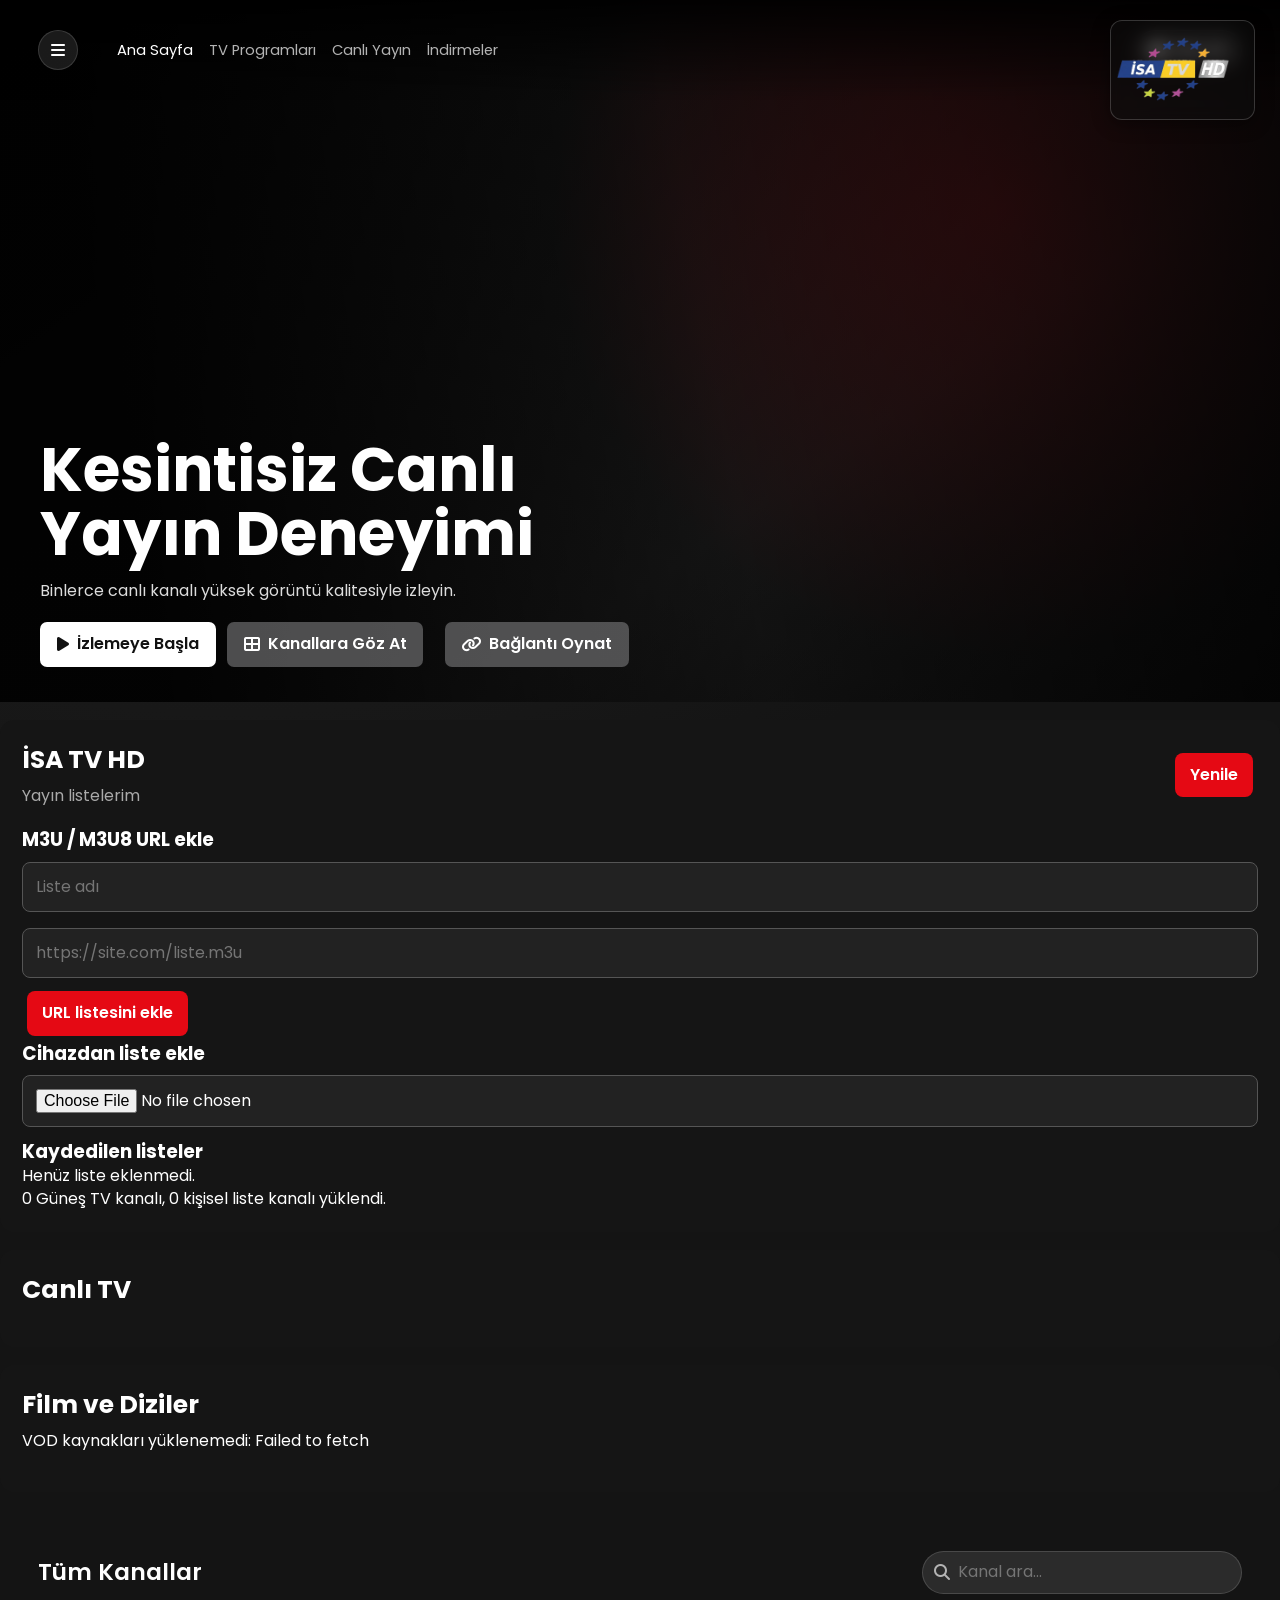
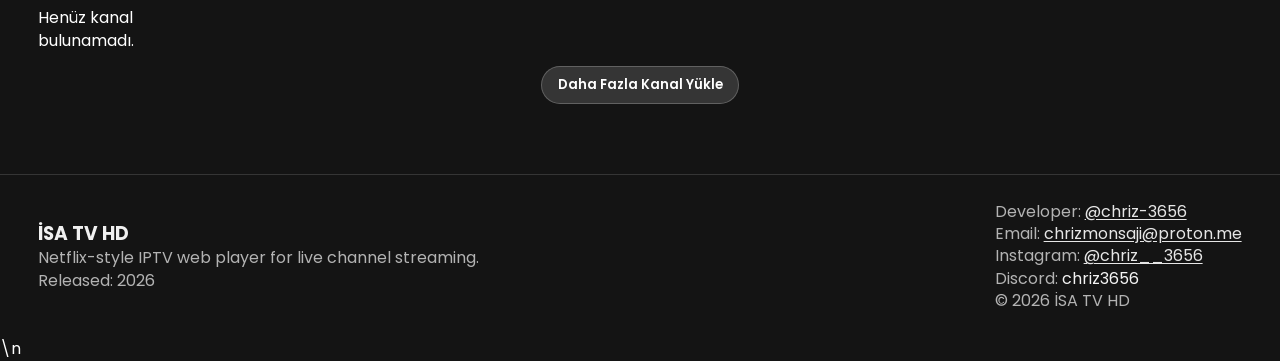
<file: app/src/main/assets/streamflix/index.html>
<!DOCTYPE html>
<html lang="tr">
<head>
    <meta charset="UTF-8">
    <meta name="viewport" content="width=device-width, initial-scale=1.0, viewport-fit=cover">
    <title>İSA TV HD</title>
    <link rel="stylesheet" href="css/netflix-style.css">
    <link rel="stylesheet" href="https://cdnjs.cloudflare.com/ajax/libs/font-awesome/6.4.0/css/all.min.css">
    <link href="https://fonts.googleapis.com/css2?family=Poppins:wght@300;400;500;600;700&display=swap" rel="stylesheet">
    <link rel="icon" type="image/x-icon" href="assets/favicon.ico">
    <link rel="icon" type="image/png" sizes="32x32" href="assets/favicon-32x32.png">
    <link rel="icon" type="image/png" sizes="16x16" href="assets/favicon-16x16.png">
    <link rel="apple-touch-icon" sizes="180x180" href="assets/apple-touch-icon.png">
    <link rel="manifest" href="manifest.webmanifest">
    <meta name="theme-color" content="#e50914">
    
</head>
<body class="homepage">
    <img class="isa-tv-brand-mark" src="assets/logo.png" alt="İSA TV HD" aria-hidden="true">
    <!-- Main Homepage Content -->
    <div class="homepage-container">
        <header class="netflix-nav homepage-nav">
            <div class="nav-left">
                <button id="home-menu-toggle" class="nav-icon-btn" aria-label="Open menu">
                    <i class="fas fa-bars"></i>
                </button>
                <h1 class="brand-logo"><img class="isa-inline-logo" src="assets/logo.png" alt="İSA TV HD"></h1>
                <nav class="nav-links">
                    <a href="#" class="active">Home</a>
                    <a href="#popular-channels">TV Shows</a>
                    <a href="#all-channels">Live</a>
                    <a href="./download.html" data-web-only>Downloads</a>
                </nav>
            </div>
            <div class="nav-right">

                <button class="nav-pill" id="browse-channels-top">
                    <i class="fas fa-th-large"></i> Browse
                </button>
            </div>
        </header>

        <div id="home-sidebar-overlay" class="home-sidebar-overlay"></div>
        <aside id="home-sidebar" class="home-sidebar">
            <div class="home-sidebar-header">
                <h2>İSA TV HD</h2>
                <button id="home-sidebar-close" class="home-sidebar-close" aria-label="Close menu">
                    <i class="fas fa-times"></i>
                </button>
            </div>
            <nav class="home-sidebar-nav">
                <a href="./index.html"><i class="fas fa-house"></i> Home</a>
                <a href="./player.html"><i class="fas fa-tv"></i> Player</a>
                <a href="#" id="pwa-install-btn" style="display: none;"><i class="fas fa-mobile-alt"></i> Install App</a>
                <a href="./download.html" data-web-only><i class="fas fa-download"></i> Downloads</a>
                <a href="./about.html"><i class="fas fa-info-circle"></i> About</a>
                <a href="https://github.com/chriz-3656/streamflix/releases/tag/v2.3.0" target="_blank" rel="noopener noreferrer" data-web-only>
                    <i class="fab fa-github"></i> Release v2.3.0
                </a>
            </nav>
        </aside>

        <!-- Hero Section with Featured Content -->
        <section class="hero-showcase">
            <div class="featured-showcase">
                <div class="showcase-content">
                    <h1 class="showcase-title">Premium Live Streaming</h1>
                    <p class="showcase-description">Experience thousands of live channels with crystal clear quality</p>
                    <div class="showcase-actions">
                        <button id="watch-now" class="btn-primary">
                            <i class="fas fa-play"></i> Start Watching
                        </button>
                        <button id="browse-channels" class="btn-secondary">
                            <i class="fas fa-th-large"></i> Browse Channels
                        </button>
                        <button id="play-custom-url" class="btn-secondary" style="margin-left: 10px; background: rgba(109, 109, 110, 0.7);">
                            <i class="fas fa-link"></i> Play URL
                        </button>
                    </div>
                </div>
            </div>
        </section>

        <!-- Netflix-Style Row Sections -->
        <section class="content-rows">
            <!-- Continue Watching Row -->
            <div class="row-section">
                <div class="row-header">
                    <h2 class="row-title">Continue Watching</h2>
                    <button class="row-arrow prev">
                        <i class="fas fa-chevron-left"></i>
                    </button>
                    <button class="row-arrow next">
                        <i class="fas fa-chevron-right"></i>
                    </button>
                </div>
                <div class="row-content" id="continue-watching">
                    <div class="loading-placeholder">
                        <div class="placeholder-card"></div>
                        <div class="placeholder-card"></div>
                        <div class="placeholder-card"></div>
                        <div class="placeholder-card"></div>
                        <div class="placeholder-card"></div>
                    </div>
                </div>
            </div>

            <!-- Popular Channels Row -->
            <div class="row-section">
                <div class="row-header">
                    <h2 class="row-title">Popular Channels</h2>
                    <button class="row-arrow prev">
                        <i class="fas fa-chevron-left"></i>
                    </button>
                    <button class="row-arrow next">
                        <i class="fas fa-chevron-right"></i>
                    </button>
                </div>
                <div class="row-content" id="popular-channels">
                    <div class="loading-placeholder">
                        <div class="placeholder-card"></div>
                        <div class="placeholder-card"></div>
                        <div class="placeholder-card"></div>
                        <div class="placeholder-card"></div>
                        <div class="placeholder-card"></div>
                    </div>
                </div>
            </div>

            <!-- Categories Showcase -->
            <div class="categories-showcase">
                <h2 class="section-title">Browse by Category</h2>
                <div class="category-grid" id="category-showcase">
                    <div class="category-card" data-category="news">
                        <div class="category-image news-bg"></div>
                        <div class="category-overlay">
                            <h3>News & Sports</h3>
                            <p>Stay updated with live news and sports</p>
                        </div>
                    </div>
                    <div class="category-card" data-category="entertainment">
                        <div class="category-image entertainment-bg"></div>
                        <div class="category-overlay">
                            <h3>Entertainment</h3>
                            <p>Movies, series, and entertainment channels</p>
                        </div>
                    </div>
                    <div class="category-card" data-category="music">
                        <div class="category-image music-bg"></div>
                        <div class="category-overlay">
                            <h3>Music</h3>
                            <p>Music channels from around the world</p>
                        </div>
                    </div>
                    <div class="category-card" data-category="kids">
                        <div class="category-image kids-bg"></div>
                        <div class="category-overlay">
                            <h3>Kids & Family</h3>
                            <p>Family-friendly content for all ages</p>
                        </div>
                    </div>
                </div>
            </div>

            <!-- All Channels Grid -->
            <div class="all-channels-section">
                <div class="section-header">
                    <h2>All Channels</h2>
                    <div class="search-container">
                        <input type="text" id="search-input" placeholder="Search channels...">
                        <i class="fas fa-search"></i>
                    </div>
                </div>
                
                <div class="channels-grid" id="all-channels">
                    <div class="loading-placeholder">
                        <div class="placeholder-card"></div>
                        <div class="placeholder-card"></div>
                        <div class="placeholder-card"></div>
                        <div class="placeholder-card"></div>
                        <div class="placeholder-card"></div>
                        <div class="placeholder-card"></div>
                    </div>
                </div>
                <div class="load-more-wrap">
                    <button id="load-more-home" class="load-more-btn">Load More Channels</button>
                </div>
            </div>
        </section>
    </div>

    <!-- Footer -->
    <footer class="main-footer">
        <div class="footer-content">
            <div class="brand-info">
                <h3>İSA TV HD</h3>
                <p>Netflix-style IPTV web player for live channel streaming.</p>
                <p>Released: 2026</p>
            </div>
            <div class="developer-credits">
                <p>Developer: <a href="https://github.com/chriz-3656" target="_blank" rel="noopener noreferrer">@chriz-3656</a></p>
                <p>Email: <a href="mailto:chrizmonsaji@proton.me">chrizmonsaji@proton.me</a></p>
                <p>Instagram: <a href="https://instagram.com/chriz__3656" target="_blank" rel="noopener noreferrer">@chriz__3656</a></p>
                <p>Discord: <span class="footer-handle">chriz3656</span></p>
                <p>© 2026 İSA TV HD</p>
            </div>
        </div>
    </footer>

    <script src="js/pwa-register.js"></script>
    <script src="js/homepage.js"></script>
<script src="js/isa-sources.js"></script>
<script src="js/tr-translation.js"></script>


\n




</body>
</html>
</file>
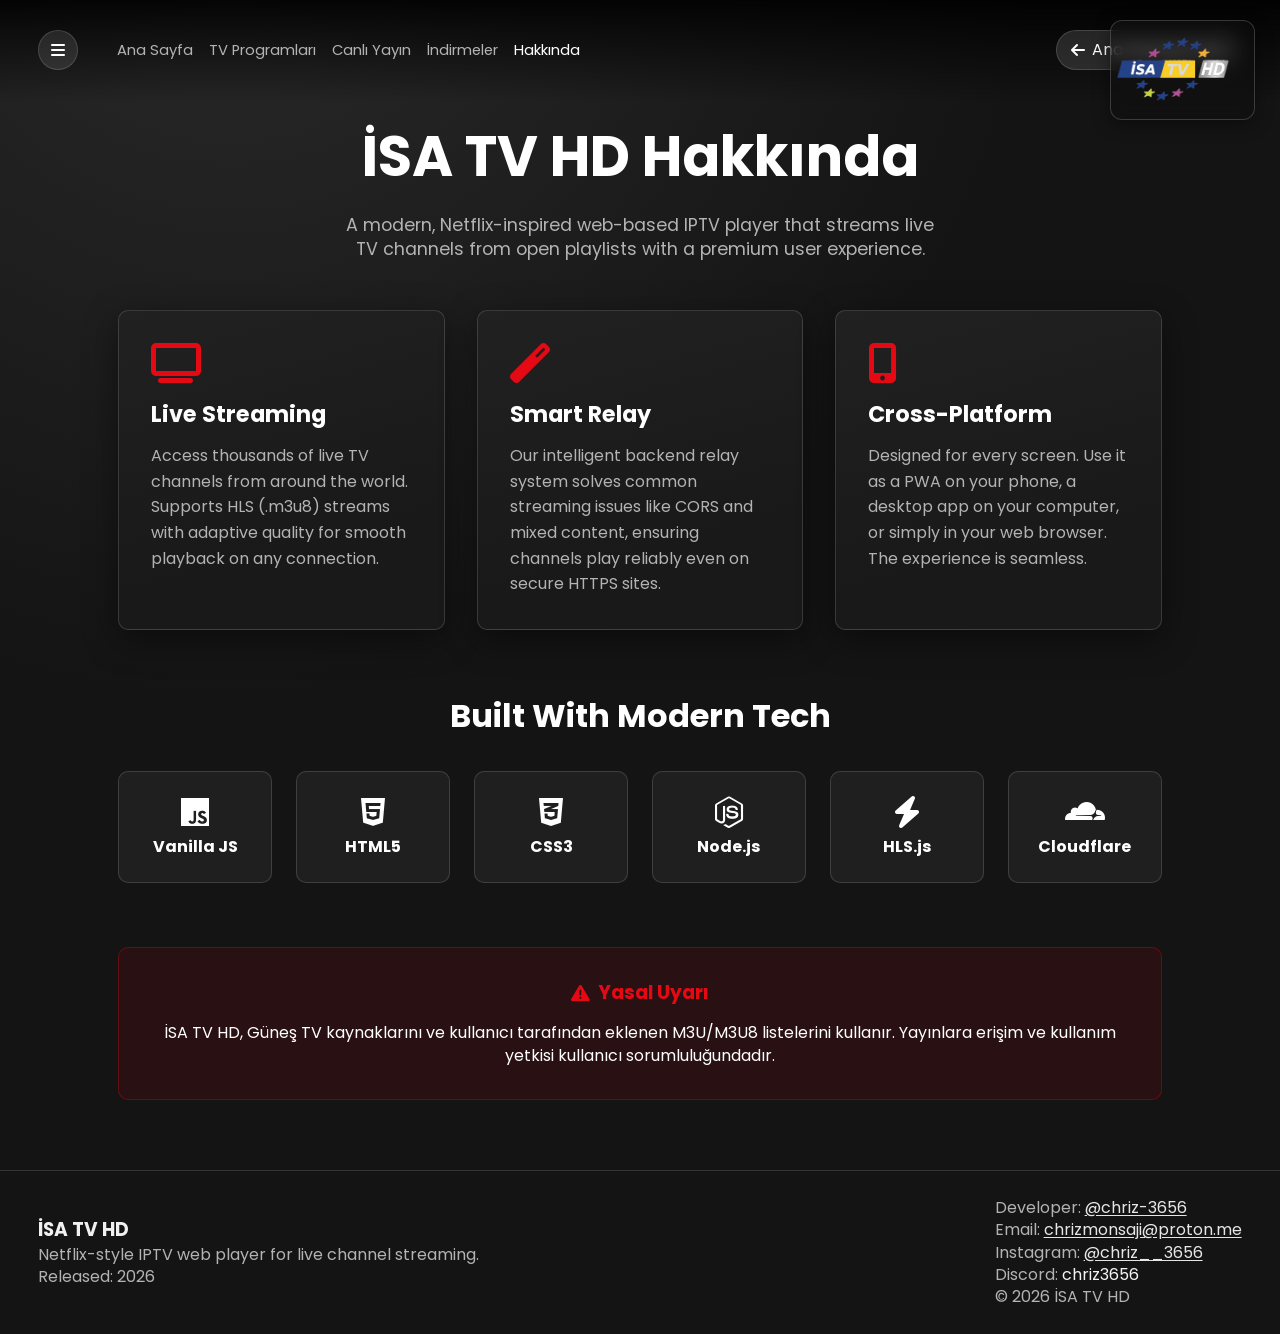
<file: app/src/main/assets/streamflix/about.html>
<!DOCTYPE html>
<html lang="tr">
<head>
    <meta charset="UTF-8">
    <meta name="viewport" content="width=device-width, initial-scale=1.0, viewport-fit=cover">
    <title>İSA TV HD Hakkında</title>
    <link rel="stylesheet" href="css/netflix-style.css">
    <link rel="stylesheet" href="https://cdnjs.cloudflare.com/ajax/libs/font-awesome/6.4.0/css/all.min.css">
    <link href="https://fonts.googleapis.com/css2?family=Poppins:wght@300;400;500;600;700&display=swap" rel="stylesheet">
    <link rel="icon" type="image/x-icon" href="assets/favicon.ico">
    <link rel="icon" type="image/png" sizes="32x32" href="assets/favicon-32x32.png">
    <link rel="icon" type="image/png" sizes="16x16" href="assets/favicon-16x16.png">
    <link rel="apple-touch-icon" sizes="180x180" href="assets/apple-touch-icon.png">
    <link rel="manifest" href="manifest.webmanifest">
    <meta name="theme-color" content="#e50914">
    <style>
        .about-page-main {
            width: min(1120px, 100%);
            margin: 0 auto;
            padding: 7.4rem clamp(1rem, 3vw, 2.4rem) 2.4rem;
        }
        .about-hero {
            text-align: center;
            margin-bottom: 3rem;
        }
        .about-hero h1 {
            font-size: clamp(2rem, 5vw, 3.5rem);
            margin-bottom: 1rem;
        }
        .about-hero p {
            color: var(--text-soft);
            font-size: 1.1rem;
            max-width: 600px;
            margin: 0 auto;
        }
        .about-grid {
            display: grid;
            grid-template-columns: repeat(auto-fit, minmax(300px, 1fr));
            gap: 2rem;
            margin-bottom: 4rem;
        }
        .about-card {
            background: linear-gradient(165deg, #212121, #191919 70%);
            border: 1px solid var(--line);
            border-radius: var(--radius);
            padding: 2rem;
            box-shadow: var(--shadow);
        }
        .about-card i {
            font-size: 2.5rem;
            color: var(--brand);
            margin-bottom: 1rem;
        }
        .about-card h3 {
            font-size: 1.4rem;
            margin-bottom: 0.8rem;
        }
        .about-card p {
            color: var(--text-soft);
            line-height: 1.6;
        }
        .tech-stack {
            margin-top: 4rem;
        }
        .tech-stack h2 {
            text-align: center;
            margin-bottom: 2rem;
            font-size: 2rem;
        }
        .tech-grid {
            display: grid;
            grid-template-columns: repeat(auto-fit, minmax(150px, 1fr));
            gap: 1.5rem;
            text-align: center;
        }
        .tech-item {
            background: rgba(255, 255, 255, 0.05);
            padding: 1.5rem;
            border-radius: var(--radius);
            border: 1px solid var(--line);
        }
        .tech-item i {
            font-size: 2rem;
            margin-bottom: 0.5rem;
            color: #fff;
        }
        .disclaimer-section {
            margin-top: 4rem;
            padding: 2rem;
            background: rgba(229, 9, 20, 0.1);
            border: 1px solid rgba(229, 9, 20, 0.3);
            border-radius: var(--radius);
            text-align: center;
        }
        .disclaimer-section h3 {
            color: var(--brand);
            margin-bottom: 1rem;
            display: flex;
            align-items: center;
            justify-content: center;
            gap: 0.5rem;
        }
    </style>
</head>
<body class="homepage">
    <img class="isa-tv-brand-mark" src="assets/logo.png" alt="İSA TV HD" aria-hidden="true">
    <!-- Navigation -->
    <header class="netflix-nav homepage-nav">
        <div class="nav-left">
            <button id="home-menu-toggle" class="nav-icon-btn" aria-label="Open menu">
                <i class="fas fa-bars"></i>
            </button>
            <h1 class="brand-logo"><img class="isa-inline-logo" src="assets/logo.png" alt="İSA TV HD"></h1>
            <nav class="nav-links">
                <a href="./index.html">Home</a>
                <a href="./index.html#popular-channels">TV Shows</a>
                <a href="./index.html#all-channels">Live</a>
                <a href="./download.html">Downloads</a>
                <a href="#" class="active">About</a>
            </nav>
        </div>
        <div class="nav-right">
            <a href="./index.html" class="nav-pill">
                <i class="fas fa-arrow-left"></i> Back to Home
            </a>
        </div>
    </header>

    <div id="home-sidebar-overlay" class="home-sidebar-overlay"></div>
    <aside id="home-sidebar" class="home-sidebar">
        <div class="home-sidebar-header">
            <h2>İSA TV HD</h2>
            <button id="home-sidebar-close" class="home-sidebar-close" aria-label="Close menu">
                <i class="fas fa-times"></i>
            </button>
        </div>
        <nav class="home-sidebar-nav">
            <a href="./index.html"><i class="fas fa-house"></i> Home</a>
            <a href="./player.html"><i class="fas fa-tv"></i> Player</a>
            <a href="./download.html"><i class="fas fa-download"></i> Downloads</a>
            <a href="./about.html"><i class="fas fa-info-circle"></i> About</a>
            <a href="https://github.com/chriz-3656/streamflix/releases/tag/v2.3.0" target="_blank" rel="noopener noreferrer">
                <i class="fab fa-github"></i> Release v2.3.0
            </a>
        </nav>
    </aside>

    <main class="about-page-main">
        <section class="about-hero">
            <h1>İSA TV HD Hakkında</h1>
            <p>A modern, Netflix-inspired web-based IPTV player that streams live TV channels from open playlists with a premium user experience.</p>
        </section>

        <section class="about-grid">
            <div class="about-card">
                <i class="fas fa-tv"></i>
                <h3>Live Streaming</h3>
                <p>Access thousands of live TV channels from around the world. Supports HLS (.m3u8) streams with adaptive quality for smooth playback on any connection.</p>
            </div>
            <div class="about-card">
                <i class="fas fa-magic"></i>
                <h3>Smart Relay</h3>
                <p>Our intelligent backend relay system solves common streaming issues like CORS and mixed content, ensuring channels play reliably even on secure HTTPS sites.</p>
            </div>
            <div class="about-card">
                <i class="fas fa-mobile-alt"></i>
                <h3>Cross-Platform</h3>
                <p>Designed for every screen. Use it as a PWA on your phone, a desktop app on your computer, or simply in your web browser. The experience is seamless.</p>
            </div>
        </section>

        <section class="tech-stack">
            <h2>Built With Modern Tech</h2>
            <div class="tech-grid">
                <div class="tech-item">
                    <i class="fab fa-js"></i>
                    <h4>Vanilla JS</h4>
                </div>
                <div class="tech-item">
                    <i class="fab fa-html5"></i>
                    <h4>HTML5</h4>
                </div>
                <div class="tech-item">
                    <i class="fab fa-css3-alt"></i>
                    <h4>CSS3</h4>
                </div>
                <div class="tech-item">
                    <i class="fab fa-node-js"></i>
                    <h4>Node.js</h4>
                </div>
                <div class="tech-item">
                    <i class="fas fa-bolt"></i>
                    <h4>HLS.js</h4>
                </div>
                <div class="tech-item">
                    <i class="fab fa-cloudflare"></i>
                    <h4>Cloudflare</h4>
                </div>
            </div>
        </section>

        <section class="disclaimer-section">
            <h3><i class="fas fa-exclamation-triangle"></i> Disclaimer</h3>
            <p>İSA TV HD, Güneş TV kaynaklarını ve kullanıcı tarafından eklenen M3U/M3U8 listelerini kullanır. Yayınlara erişim ve kullanım yetkisi kullanıcı sorumluluğundadır.</p>
        </section>
    </main>

    <footer class="main-footer">
        <div class="footer-content">
            <div class="brand-info">
                <h3>İSA TV HD</h3>
                <p>Netflix-style IPTV web player for live channel streaming.</p>
                <p>Released: 2026</p>
            </div>
            <div class="developer-credits">
                <p>Developer: <a href="https://github.com/chriz-3656" target="_blank" rel="noopener noreferrer">@chriz-3656</a></p>
                <p>Email: <a href="mailto:chrizmonsaji@proton.me">chrizmonsaji@proton.me</a></p>
                <p>Instagram: <a href="https://instagram.com/chriz__3656" target="_blank" rel="noopener noreferrer">@chriz__3656</a></p>
                <p>Discord: <span class="footer-handle">chriz3656</span></p>
                <p>© 2026 İSA TV HD</p>
            </div>
        </div>
    </footer>

    <script src="js/pwa-register.js"></script>
    <script>
        // Simple sidebar logic for about page
        document.addEventListener('DOMContentLoaded', () => {
            const menuToggle = document.getElementById('home-menu-toggle');
            const sidebar = document.getElementById('home-sidebar');
            const overlay = document.getElementById('home-sidebar-overlay');
            const closeBtn = document.getElementById('home-sidebar-close');

            function toggleSidebar(show) {
                if (show) {
                    sidebar.classList.add('open');
                    overlay.classList.add('visible');
                    document.body.classList.add('home-sidebar-open');
                } else {
                    sidebar.classList.remove('open');
                    overlay.classList.remove('visible');
                    document.body.classList.remove('home-sidebar-open');
                }
            }

            if (menuToggle) menuToggle.addEventListener('click', () => toggleSidebar(true));
            if (closeBtn) closeBtn.addEventListener('click', () => toggleSidebar(false));
            if (overlay) overlay.addEventListener('click', () => toggleSidebar(false));
        });
    </script>
<script src="js/tr-translation.js"></script>
</body>
</html>
</file>
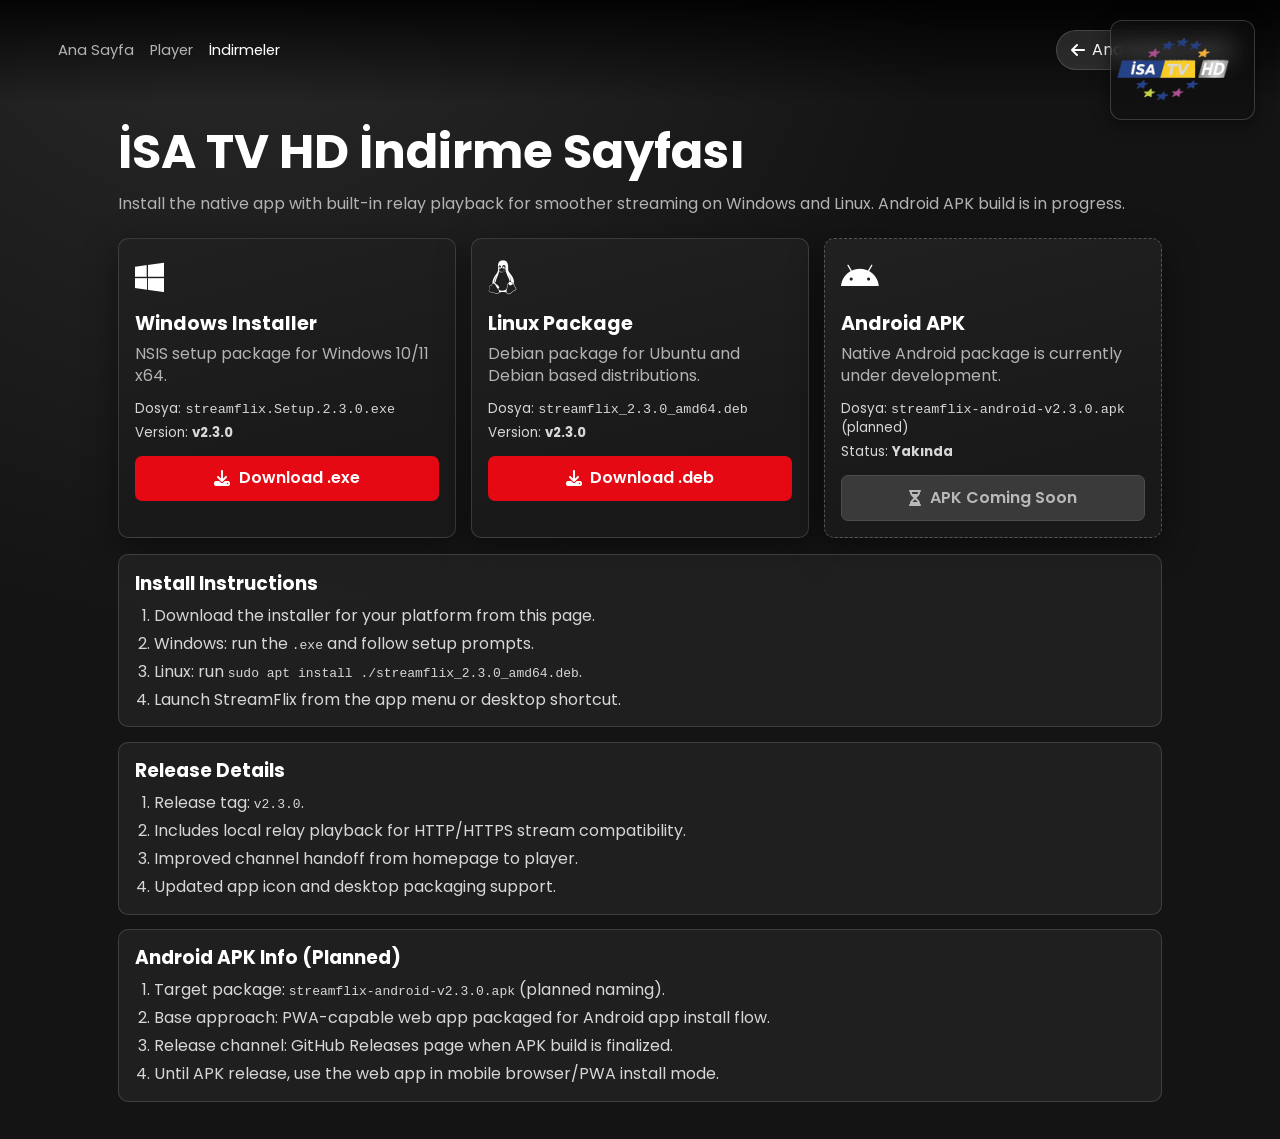
<file: app/src/main/assets/streamflix/download.html>
<!DOCTYPE html>
<html lang="tr">
<head>
    <meta charset="UTF-8">
    <meta name="viewport" content="width=device-width, initial-scale=1.0, viewport-fit=cover">
    <title>StreamFlix - Downloads</title>
    <link rel="stylesheet" href="css/netflix-style.css">
    <link rel="stylesheet" href="https://cdnjs.cloudflare.com/ajax/libs/font-awesome/6.4.0/css/all.min.css">
    <link href="https://fonts.googleapis.com/css2?family=Poppins:wght@300;400;500;600;700&display=swap" rel="stylesheet">
    <link rel="icon" type="image/x-icon" href="assets/favicon.ico">
    <link rel="manifest" href="manifest.webmanifest">
    <meta name="theme-color" content="#e50914">
</head>
<body class="download-page">
    <img class="isa-tv-brand-mark" src="assets/logo.png" alt="İSA TV HD" aria-hidden="true">
    <script>
        if (window.streamflixDesktop && window.streamflixDesktop.appMode === 'desktop') {
            window.location.replace('./index.html?mode=desktop');
        }
    </script>
    <header class="netflix-nav homepage-nav">
        <div class="nav-left">
            <h1 class="brand-logo"><img class="isa-inline-logo" src="assets/logo.png" alt="İSA TV HD"></h1>
            <nav class="nav-links">
                <a href="./index.html">Home</a>
                <a href="./player.html">Player</a>
                <a href="./download.html" class="active">Downloads</a>
            </nav>
        </div>
        <div class="nav-right">
            <a class="nav-pill" href="./index.html">
                <i class="fas fa-arrow-left"></i> Back Home
            </a>
        </div>
    </header>

    <main class="download-page-main">
        <section class="download-hero">
            <h1>Download StreamFlix Apps</h1>
            <p>Install the native app with built-in relay playback for smoother streaming on Windows and Linux. Android APK build is in progress.</p>
        </section>

        <section class="download-grid">
            <article class="download-card">
                <div class="platform-icon"><i class="fab fa-windows"></i></div>
                <h2>Windows Installer</h2>
                <p>NSIS setup package for Windows 10/11 x64.</p>
                <div class="download-meta">
                    <span>File: <code>streamflix.Setup.2.3.0.exe</code></span>
                    <span>Version: <strong>v2.3.0</strong></span>
                </div>
                <a class="download-btn" href="https://github.com/chriz-3656/streamflix/releases/download/v2.3.0/streamflix.Setup.2.3.0.exe">
                    <i class="fas fa-download"></i> Download .exe
                </a>
            </article>

            <article class="download-card">
                <div class="platform-icon"><i class="fab fa-linux"></i></div>
                <h2>Linux Package</h2>
                <p>Debian package for Ubuntu and Debian based distributions.</p>
                <div class="download-meta">
                    <span>File: <code>streamflix_2.3.0_amd64.deb</code></span>
                    <span>Version: <strong>v2.3.0</strong></span>
                </div>
                <a class="download-btn" href="https://github.com/chriz-3656/streamflix/releases/download/v2.3.0/streamflix_2.3.0_amd64.deb">
                    <i class="fas fa-download"></i> Download .deb
                </a>
            </article>

            <article class="download-card coming-soon-card">
                <div class="platform-icon"><i class="fab fa-android"></i></div>
                <h2>Android APK</h2>
                <p>Native Android package is currently under development.</p>
                <div class="download-meta">
                    <span>File: <code>streamflix-android-v2.3.0.apk</code> (planned)</span>
                    <span>Status: <strong>Coming Soon</strong></span>
                </div>
                <button class="download-btn disabled" type="button" disabled>
                    <i class="fas fa-hourglass-half"></i> APK Coming Soon
                </button>
            </article>
        </section>

        <section class="download-details">
            <div class="details-panel">
                <h3>Install Instructions</h3>
                <ol>
                    <li>Download the installer for your platform from this page.</li>
                    <li>Windows: run the <code>.exe</code> and follow setup prompts.</li>
                    <li>Linux: run <code>sudo apt install ./streamflix_2.3.0_amd64.deb</code>.</li>
                    <li>Launch StreamFlix from the app menu or desktop shortcut.</li>
                </ol>
            </div>

            <div class="details-panel">
                <h3>Release Details</h3>
                <ol>
                    <li>Release tag: <code>v2.3.0</code>.</li>
                    <li>Includes local relay playback for HTTP/HTTPS stream compatibility.</li>
                    <li>Improved channel handoff from homepage to player.</li>
                    <li>Updated app icon and desktop packaging support.</li>
                </ol>
            </div>

            <div class="details-panel">
                <h3>Android APK Info (Planned)</h3>
                <ol>
                    <li>Target package: <code>streamflix-android-v2.3.0.apk</code> (planned naming).</li>
                    <li>Base approach: PWA-capable web app packaged for Android app install flow.</li>
                    <li>Release channel: GitHub Releases page when APK build is finalized.</li>
                    <li>Until APK release, use the web app in mobile browser/PWA install mode.</li>
                </ol>
            </div>
        </section>
    </main>
<script src="js/tr-translation.js"></script>
</body>
</html>
</file>
<file: app/src/main/assets/streamflix/css/netflix-style.css>
:root {
    --bg: #141414;
    --bg-soft: #1b1b1b;
    --bg-card: #202020;
    --bg-elevated: #2b2b2b;
    --text: #ffffff;
    --text-soft: #b3b3b3;
    --brand: #e50914;
    --brand-soft: #ff3440;
    --line: rgba(255, 255, 255, 0.14);
    --overlay: rgba(0, 0, 0, 0.68);
    --radius: 10px;
    --radius-sm: 7px;
    --shadow: 0 10px 35px rgba(0, 0, 0, 0.45);
    --ease: 220ms ease;
}

* {
    box-sizing: border-box;
    margin: 0;
    padding: 0;
}

html,
body {
    width: 100%;
    min-height: 100%;
}

body {
    font-family: 'Poppins', Arial, sans-serif;
    background: radial-gradient(circle at 18% -8%, #2a2a2a 0%, var(--bg) 45%), var(--bg);
    color: var(--text);
    line-height: 1.4;
    overflow-x: hidden;
}

a {
    color: inherit;
    text-decoration: none;
}

button,
input,
select {
    font: inherit;
    color: inherit;
}

button {
    border: 0;
    background: transparent;
    cursor: pointer;
}

/* Splash */
.splash-screen {
    position: fixed;
    inset: 0;
    z-index: 9999;
    display: grid;
    place-items: center;
    background: #000;
    animation: splashFadeOut 0.45s ease-out 2.4s forwards;
}

.splash-content {
    text-align: center;
}

.splash-title {
    display: inline-flex;
    align-items: center;
    gap: 0.6rem;
    font-size: clamp(2rem, 6vw, 4rem);
    letter-spacing: 0.04em;
    color: var(--brand);
    text-shadow: 0 0 26px rgba(229, 9, 20, 0.55);
}

.splash-loader {
    width: min(260px, 75vw);
    margin: 1.25rem auto 0;
    height: 4px;
    background: rgba(255, 255, 255, 0.16);
    border-radius: 999px;
    overflow: hidden;
}

.loader-bar {
    height: 100%;
    width: 0;
    background: linear-gradient(90deg, var(--brand), var(--brand-soft));
    animation: loadingBar 2.4s ease-out forwards;
}

@keyframes loadingBar {
    from { width: 0; }
    to { width: 100%; }
}

@keyframes splashFadeOut {
    to {
        opacity: 0;
        visibility: hidden;
    }
}

/* Homepage navigation */
.homepage-container {
    position: relative;
}

.netflix-nav {
    position: fixed;
    inset: 0 0 auto 0;
    z-index: 1200;
    display: flex;
    align-items: center;
    justify-content: space-between;
    gap: 1rem;
    padding: 1rem clamp(1rem, 3vw, 2.4rem);
    background: linear-gradient(to bottom, rgba(0, 0, 0, 0.88), rgba(0, 0, 0, 0));
}

.nav-left,
.nav-right {
    display: flex;
    align-items: center;
    gap: 1.2rem;
}

.playlist-toggle {
    display: inline-flex;
    align-items: center;
    gap: 0.45rem;
    padding: 0.35rem 0.55rem;
    border-radius: 999px;
    border: 1px solid var(--line);
    background: rgba(255, 255, 255, 0.08);
}

.playlist-toggle label {
    font-size: 0.72rem;
    color: var(--text-soft);
}

.playlist-toggle select {
    border: 0;
    background: transparent;
    color: var(--text);
    font-size: 0.8rem;
    outline: none;
    min-width: 88px;
}

.playlist-toggle select option {
    color: #111;
}

.playlist-badge {
    display: inline-flex;
    align-items: center;
    justify-content: center;
    padding: 0.18rem 0.45rem;
    border-radius: 999px;
    background: rgba(229, 9, 20, 0.25);
    border: 1px solid rgba(229, 9, 20, 0.55);
    color: #ffe4e6;
    font-size: 0.66rem;
    font-weight: 700;
    letter-spacing: 0.02em;
    white-space: nowrap;
}

.brand-logo {
    display: inline-flex;
    align-items: center;
    gap: 0.55rem;
    color: var(--brand);
    font-size: clamp(1.1rem, 2vw, 1.65rem);
    font-weight: 700;
}

.nav-links {
    display: flex;
    gap: 1rem;
    color: var(--text-soft);
    font-size: 0.92rem;
}

.nav-links a {
    transition: color var(--ease);
}

.nav-links a.active,
.nav-links a:hover {
    color: var(--text);
}

.nav-pill {
    display: inline-flex;
    align-items: center;
    gap: 0.45rem;
    border-radius: 999px;
    padding: 0.5rem 0.9rem;
    background: rgba(255, 255, 255, 0.12);
    border: 1px solid var(--line);
    transition: transform var(--ease), background var(--ease);
}

.nav-pill:hover {
    transform: translateY(-1px);
    background: rgba(255, 255, 255, 0.2);
}

.nav-icon-btn {
    width: 40px;
    height: 40px;
    border-radius: 50%;
    border: 1px solid var(--line);
    background: rgba(255, 255, 255, 0.1);
    display: inline-flex;
    align-items: center;
    justify-content: center;
    transition: background var(--ease), transform var(--ease);
}

.nav-icon-btn:hover {
    background: rgba(255, 255, 255, 0.22);
    transform: translateY(-1px);
}

.home-sidebar-overlay {
    position: fixed;
    inset: 0;
    background: rgba(0, 0, 0, 0.6);
    opacity: 0;
    visibility: hidden;
    z-index: 1250;
    transition: opacity var(--ease), visibility var(--ease);
}

.home-sidebar-overlay.visible {
    opacity: 1;
    visibility: visible;
}

.home-sidebar {
    position: fixed;
    top: 0;
    left: 0;
    width: min(320px, 88vw);
    height: 100dvh;
    z-index: 1300;
    background: #121212;
    border-right: 1px solid var(--line);
    transform: translateX(-100%);
    transition: transform var(--ease);
    padding: max(1rem, env(safe-area-inset-top)) 1rem 1rem;
    display: flex;
    flex-direction: column;
    gap: 1rem;
}

.home-sidebar.open {
    transform: translateX(0);
}

.home-sidebar-header {
    display: flex;
    align-items: center;
    justify-content: space-between;
}

.home-sidebar-header h2 {
    font-size: 1.05rem;
    color: var(--brand);
    display: inline-flex;
    align-items: center;
    gap: 0.5rem;
}

.home-sidebar-close {
    width: 36px;
    height: 36px;
    border-radius: 50%;
    border: 1px solid var(--line);
    background: rgba(255, 255, 255, 0.08);
}

.home-sidebar-nav {
    display: grid;
    gap: 0.45rem;
}

.home-sidebar-nav a {
    display: flex;
    align-items: center;
    gap: 0.7rem;
    padding: 0.68rem 0.75rem;
    border-radius: var(--radius-sm);
    color: #f2f2f2;
    border: 1px solid transparent;
    transition: background var(--ease), border-color var(--ease);
}

.home-sidebar-nav a:hover {
    background: rgba(255, 255, 255, 0.09);
    border-color: var(--line);
}

body.home-sidebar-open {
    overflow: hidden;
}

/* Download page */
.download-page {
    min-height: 100dvh;
}

.download-page-main {
    width: min(1120px, 100%);
    margin: 0 auto;
    padding: 7.4rem clamp(1rem, 3vw, 2.4rem) 2.4rem;
}

.download-hero {
    margin-bottom: 1.4rem;
}

.download-hero h1 {
    font-size: clamp(1.9rem, 4.8vw, 3rem);
    margin-bottom: 0.45rem;
}

.download-hero p {
    color: var(--text-soft);
}

.download-grid {
    display: grid;
    grid-template-columns: repeat(auto-fit, minmax(270px, 1fr));
    gap: 0.95rem;
}

.download-card {
    background: linear-gradient(165deg, #212121, #191919 70%);
    border: 1px solid var(--line);
    border-radius: var(--radius);
    padding: 1rem;
    box-shadow: var(--shadow);
}

.download-card .platform-icon {
    font-size: 2.1rem;
    margin-bottom: 0.6rem;
}

.download-card h2 {
    font-size: 1.2rem;
    margin-bottom: 0.3rem;
}

.download-card p {
    color: var(--text-soft);
    margin-bottom: 0.75rem;
}

.download-meta {
    display: grid;
    gap: 0.3rem;
    font-size: 0.84rem;
    color: #d7d7d7;
    margin-bottom: 0.8rem;
}

.download-btn {
    width: 100%;
    display: inline-flex;
    align-items: center;
    justify-content: center;
    gap: 0.55rem;
    background: var(--brand);
    color: #fff;
    font-weight: 600;
    border-radius: var(--radius-sm);
    padding: 0.7rem 0.95rem;
}

.download-btn:hover {
    background: #c80812;
}

.download-btn.disabled,
.download-btn:disabled {
    background: #3a3a3a;
    color: #b9b9b9;
    cursor: not-allowed;
    border: 1px solid #4d4d4d;
}

.download-btn.disabled:hover,
.download-btn:disabled:hover {
    background: #3a3a3a;
}

.coming-soon-card {
    border-style: dashed;
    border-color: rgba(255, 255, 255, 0.25);
}

.download-details {
    margin-top: 1rem;
    display: grid;
    gap: 0.9rem;
}

.details-panel {
    background: rgba(255, 255, 255, 0.05);
    border: 1px solid var(--line);
    border-radius: var(--radius);
    padding: 0.95rem;
}

.details-panel h3 {
    margin-bottom: 0.5rem;
}

.details-panel ol {
    padding-left: 1.2rem;
    color: #d7d7d7;
    display: grid;
    gap: 0.35rem;
}

/* Hero */
.hero-showcase {
    position: relative;
    min-height: 78vh;
    padding: 7.2rem clamp(1rem, 3vw, 2.4rem) 2.2rem;
    display: flex;
    align-items: end;
    background:
        linear-gradient(80deg, rgba(0, 0, 0, 0.92) 12%, rgba(0, 0, 0, 0.45) 55%, rgba(0, 0, 0, 0.85) 100%),
        radial-gradient(circle at 78% 30%, rgba(229, 9, 20, 0.32), rgba(20, 20, 20, 0.2) 40%),
        linear-gradient(145deg, #090909, #282828 65%, #111111);
}

.featured-showcase {
    width: min(1200px, 100%);
    margin: 0 auto;
}

.showcase-content {
    max-width: 620px;
}

.showcase-title {
    font-size: clamp(2.1rem, 5.6vw, 3.8rem);
    line-height: 1.05;
    margin-bottom: 0.9rem;
}

.showcase-description {
    color: #dddddd;
    max-width: 55ch;
    margin-bottom: 1.2rem;
}

.showcase-actions {
    display: flex;
    flex-wrap: wrap;
    gap: 0.7rem;
}

.btn-primary,
.btn-secondary,
.btn-nav {
    display: inline-flex;
    align-items: center;
    justify-content: center;
    gap: 0.5rem;
    padding: 0.7rem 1.05rem;
    border-radius: var(--radius-sm);
    font-weight: 600;
    transition: transform var(--ease), background var(--ease), border-color var(--ease);
}

.btn-primary {
    background: var(--text);
    color: #111;
}

.btn-secondary {
    background: rgba(109, 109, 110, 0.7);
    color: var(--text);
}

.btn-nav {
    background: rgba(255, 255, 255, 0.12);
    color: var(--text);
    border: 1px solid var(--line);
}

.btn-primary:hover,
.btn-secondary:hover,
.btn-nav:hover {
    transform: translateY(-1px);
}

/* Rows and cards */
.content-rows {
    width: min(1360px, 100%);
    margin: 0 auto;
    padding: 1.2rem clamp(1rem, 3vw, 2.4rem) 2.4rem;
}

.row-section,
.categories-showcase,
.all-channels-section {
    margin-top: 1.35rem;
}

.row-header,
.section-header {
    display: flex;
    align-items: center;
    gap: 0.9rem;
    justify-content: space-between;
    margin-bottom: 0.85rem;
}

.row-title,
.section-title,
.section-header h2 {
    font-size: clamp(1.05rem, 2.1vw, 1.45rem);
    font-weight: 600;
}

.row-arrow {
    width: 33px;
    height: 33px;
    border-radius: 6px;
    border: 1px solid var(--line);
    background: rgba(25, 25, 25, 0.88);
    color: var(--text);
    transition: background var(--ease), transform var(--ease);
}

.row-header .row-arrow:first-of-type {
    margin-left: auto;
}

.row-arrow:hover {
    background: rgba(255, 255, 255, 0.2);
    transform: translateY(-1px);
}

.row-content {
    display: grid;
    grid-auto-flow: column;
    grid-auto-columns: minmax(220px, 1fr);
    overflow-x: auto;
    gap: 0.8rem;
    padding-bottom: 0.35rem;
    scrollbar-width: none;
}

.row-content::-webkit-scrollbar {
    display: none;
}

.channels-grid,
.category-grid {
    display: grid;
    gap: 0.9rem;
}

.channels-grid {
    grid-template-columns: repeat(auto-fill, minmax(180px, 1fr));
}

.category-grid {
    grid-template-columns: repeat(auto-fit, minmax(210px, 1fr));
}

.channel-card,
.channel-card-horizontal,
.category-card {
    border-radius: var(--radius);
    overflow: hidden;
    background: linear-gradient(160deg, #242424, #171717);
    border: 1px solid transparent;
    transition: transform var(--ease), border-color var(--ease), box-shadow var(--ease);
}

.channel-card,
.channel-card-horizontal,
.channel-list-item {
    content-visibility: auto;
}

.channel-card,
.channel-card-horizontal {
    contain-intrinsic-size: 200px;
}

.channel-list-item {
    contain-intrinsic-size: 72px;
}

.channel-card:hover,
.channel-card-horizontal:hover,
.category-card:hover {
    transform: scale(1.03) translateY(-2px);
    border-color: rgba(255, 255, 255, 0.24);
    box-shadow: var(--shadow);
}

.channel-thumbnail {
    position: relative;
    aspect-ratio: 16 / 9;
    display: grid;
    place-items: center;
    background: linear-gradient(145deg, #2b2b2b, #191919);
    overflow: hidden;
}

.channel-thumbnail img {
    width: 100%;
    height: 100%;
    object-fit: contain;
}

.channel-thumb-img {
    position: absolute;
    inset: 0;
    width: 100%;
    height: 100%;
    object-fit: contain;
    background: #111;
    padding: 0.55rem;
    z-index: 1;
}

.channel-placeholder {
    position: absolute;
    inset: 0;
    display: grid;
    place-items: center;
    background: linear-gradient(145deg, #2f2f2f, #171717);
    color: #d3d3d3;
    font-size: 1.15rem;
    z-index: 0;
}

.channel-placeholder i {
    font-size: 1.55rem;
    margin-bottom: 0.3rem;
}

.channel-logo-badge {
    position: absolute;
    top: 0.55rem;
    left: 0.55rem;
    width: 34px;
    height: 34px;
    border-radius: 7px;
    border: 1px solid rgba(255, 255, 255, 0.24);
    background: rgba(0, 0, 0, 0.72);
    backdrop-filter: blur(2px);
    display: grid;
    place-items: center;
    overflow: hidden;
    z-index: 2;
}

.channel-logo-badge img {
    width: 100%;
    height: 100%;
    object-fit: contain;
    background: #0f0f0f;
}

.channel-logo-badge span {
    font-size: 0.78rem;
    font-weight: 700;
    color: #fff;
}

.channel-thumbnail .channel-overlay {
    position: absolute;
    inset: auto 0 0 0;
    display: grid;
    place-items: center;
    min-height: 58%;
    background: linear-gradient(to top, rgba(0, 0, 0, 0.84), rgba(0, 0, 0, 0));
    opacity: 0;
    transition: opacity var(--ease);
    z-index: 3;
}

.channel-live-badge {
    position: absolute;
    top: 0.5rem;
    right: 0.5rem;
    display: inline-flex;
    align-items: center;
    justify-content: center;
    min-width: 42px;
    height: 22px;
    padding: 0 0.4rem;
    border-radius: 999px;
    border: 1px solid rgba(255, 255, 255, 0.2);
    font-size: 0.63rem;
    font-weight: 700;
    letter-spacing: 0.03em;
    z-index: 4;
    background: rgba(20, 20, 20, 0.8);
}

.channel-live-badge.status-live {
    background: rgba(16, 185, 129, 0.22);
    border-color: rgba(16, 185, 129, 0.55);
    color: #b7f7e2;
}

.channel-live-badge.status-dead {
    background: rgba(239, 68, 68, 0.24);
    border-color: rgba(239, 68, 68, 0.6);
    color: #ffd0d0;
}

.channel-live-badge.status-checking {
    background: rgba(148, 163, 184, 0.2);
    border-color: rgba(148, 163, 184, 0.55);
    color: #d8e4f2;
}

.channel-card:hover .channel-thumbnail .channel-overlay,
.channel-card-horizontal:hover .channel-thumbnail .channel-overlay {
    opacity: 1;
}

.play-button {
    width: 44px;
    height: 44px;
    border-radius: 50%;
    background: var(--text);
    color: #111;
    display: inline-grid;
    place-items: center;
}

.channel-info {
    padding: 0.7rem;
}

.channel-name {
    font-size: 0.9rem;
    font-weight: 600;
    white-space: nowrap;
    overflow: hidden;
    text-overflow: ellipsis;
}

.channel-group {
    margin-top: 0.2rem;
    color: var(--text-soft);
    font-size: 0.75rem;
}

.category-card {
    position: relative;
    min-height: 150px;
}

.category-image {
    position: absolute;
    inset: 0;
}

.news-bg { background: linear-gradient(140deg, #b90d15, #8227c7); }
.entertainment-bg { background: linear-gradient(140deg, #8234d1, #1f95c9); }
.music-bg { background: linear-gradient(140deg, #2e9e7f, #ebb423); }
.kids-bg { background: linear-gradient(140deg, #d85693, #5fa338); }

.category-overlay {
    position: absolute;
    inset: auto 0 0 0;
    padding: 0.8rem;
    background: linear-gradient(to top, rgba(0, 0, 0, 0.82), rgba(0, 0, 0, 0));
}

.category-overlay h3 {
    font-size: 1rem;
    margin-bottom: 0.2rem;
}

.category-overlay p {
    color: #d6d6d6;
    font-size: 0.8rem;
}

.search-container {
    position: relative;
    width: min(320px, 100%);
}

.search-container input {
    width: 100%;
    border-radius: 999px;
    border: 1px solid var(--line);
    background: rgba(255, 255, 255, 0.1);
    color: var(--text);
    padding: 0.57rem 0.85rem 0.57rem 2.2rem;
}

.search-container i {
    position: absolute;
    left: 0.8rem;
    top: 50%;
    transform: translateY(-50%);
    color: var(--text-soft);
}

.loading-placeholder {
    display: grid;
    grid-template-columns: inherit;
    gap: inherit;
}

.placeholder-card,
.placeholder-item {
    border-radius: var(--radius);
    background: linear-gradient(120deg, #202020, #2a2a2a, #202020);
    background-size: 200% 100%;
    animation: skeleton 1.2s linear infinite;
}

.placeholder-card {
    min-height: 180px;
}

.placeholder-item {
    min-height: 56px;
}

@keyframes skeleton {
    from { background-position: 0 0; }
    to { background-position: 200% 0; }
}

.main-footer {
    margin-top: 2rem;
    padding: 1.6rem clamp(1rem, 3vw, 2.4rem);
    border-top: 1px solid var(--line);
    color: var(--text-soft);
}

.footer-content {
    width: min(1360px, 100%);
    margin: 0 auto;
    display: flex;
    align-items: center;
    justify-content: space-between;
    gap: 1rem;
}

.brand-info h3 {
    color: #f0f0f0;
}

.developer-credits i {
    color: var(--brand);
}

.developer-credits a {
    color: #e6e6e6;
    text-decoration: underline;
    text-underline-offset: 2px;
}

.developer-credits a:hover {
    color: #ffffff;
}

.footer-handle {
    color: #f3f3f3;
}

/* Player */
.video-player-page {
    background: #000;
}

.player-navbar {
    position: fixed;
    inset: 0 0 auto 0;
    z-index: 1300;
    padding: 0.95rem clamp(0.8rem, 2.6vw, 2rem);
    background: linear-gradient(to bottom, rgba(0, 0, 0, 0.88), rgba(0, 0, 0, 0));
}

.player-navbar.scrolled {
    background: rgba(0, 0, 0, 0.92);
    border-bottom: 1px solid rgba(255, 255, 255, 0.08);
}

.nav-container {
    width: min(1680px, 100%);
    margin: 0 auto;
    display: flex;
    justify-content: space-between;
    align-items: center;
    gap: 1rem;
}

.nav-logo h1 {
    display: inline-flex;
    align-items: center;
    gap: 0.5rem;
    font-size: 1.3rem;
    color: var(--brand);
}

.nav-controls {
    display: flex;
    align-items: center;
    gap: 0.55rem;
}

.player-container {
    height: 100vh;
}

.video-wrapper {
    width: 100%;
    height: 100%;
    position: relative;
    background: #000;
}

#video-player {
    width: 100%;
    height: 100%;
    object-fit: contain;
    background: #000;
}

.video-wrapper > .channel-overlay {
    position: absolute;
    inset: auto 0 102px 0;
    padding: 1.2rem;
    background: linear-gradient(to top, rgba(0, 0, 0, 0.84), rgba(0, 0, 0, 0));
    pointer-events: none;
    opacity: 0;
    transform: translateY(10px);
    transition: opacity var(--ease), transform var(--ease);
}

.video-wrapper.show-controls > .channel-overlay {
    opacity: 1;
    transform: translateY(0);
}

.video-wrapper.is-paused > .channel-overlay {
    opacity: 0 !important;
    transform: translateY(10px);
}

.channel-meta h2 {
    font-size: clamp(1.2rem, 3vw, 2rem);
    margin-bottom: 0.25rem;
}

.channel-meta p {
    color: var(--text-soft);
}

.channel-stats {
    margin-top: 0.45rem;
    display: inline-flex;
    align-items: center;
    gap: 0.45rem;
    font-size: 0.82rem;
}

.separator {
    color: rgba(255, 255, 255, 0.55);
}

#channel-resolution {
    border: 1px solid rgba(255, 255, 255, 0.32);
    border-radius: 5px;
    padding: 0.12rem 0.4rem;
}

.loading-overlay {
    position: absolute;
    inset: 0;
    display: grid;
    place-items: center;
    background: rgba(0, 0, 0, 0.8);
    visibility: hidden;
    opacity: 0;
    transition: opacity var(--ease), visibility var(--ease);
    z-index: 11;
}

.loading-overlay.active {
    visibility: visible;
    opacity: 1;
}

.spinner-netflix {
    width: 56px;
    height: 56px;
    border-radius: 50%;
    border: 4px solid rgba(255, 255, 255, 0.22);
    border-top-color: var(--brand);
    animation: spin 1s linear infinite;
    margin: 0 auto 0.7rem;
}

@keyframes spin {
    to { transform: rotate(360deg); }
}

.player-controls-overlay {
    position: absolute;
    inset: auto 0 0 0;
    z-index: 12;
    display: grid;
    grid-template-columns: auto 1fr auto;
    align-items: center;
    gap: 0.8rem;
    padding: 0.8rem 1rem 1rem;
    background: linear-gradient(to top, rgba(0, 0, 0, 0.94), rgba(0, 0, 0, 0.1));
    opacity: 0;
    transition: opacity var(--ease);
}

.video-wrapper.show-controls .player-controls-overlay {
    opacity: 1;
}

.control-buttons,
.control-buttons-right,
.volume-controls {
    display: flex;
    align-items: center;
    gap: 0.5rem;
}

.control-btn,
.control-btn-icon {
    width: 42px;
    height: 42px;
    border-radius: 50%;
    display: grid;
    place-items: center;
    color: var(--text);
    background: rgba(255, 255, 255, 0.14);
    border: 1px solid rgba(255, 255, 255, 0.2);
    transition: background var(--ease), transform var(--ease);
}

.control-btn.main-play {
    width: 56px;
    height: 56px;
    background: var(--text);
    color: #111;
    border: none;
}

.control-btn:hover,
.control-btn-icon:hover,
.control-btn-icon.active {
    background: var(--brand);
}

.control-btn.main-play:hover {
    background: #ececec;
}

.progress-container {
    width: 100%;
}

.progress-bar {
    width: 100%;
    height: 5px;
    border-radius: 999px;
    background: rgba(255, 255, 255, 0.22);
    overflow: hidden;
}

.progress-fill {
    height: 100%;
    width: 0;
    background: var(--brand);
}

.volume-controls {
    padding: 0.4rem 0.7rem;
    border-radius: 999px;
    background: rgba(0, 0, 0, 0.42);
}

.volume-btn {
    display: grid;
    place-items: center;
    width: 34px;
    height: 34px;
}

.volume-slider {
    width: 88px;
    accent-color: var(--brand);
}

/* Sidebar */
.sidebar {
    position: fixed;
    inset: 0 0 0 auto;
    width: min(370px, 94vw);
    transform: translateX(100%);
    transition: transform var(--ease);
    z-index: 1400;
    background: #111;
    border-left: 1px solid var(--line);
    display: flex;
    flex-direction: column;
    overflow: hidden;
}

.sidebar.open {
    transform: translateX(0);
}

.sidebar-header,
.sidebar-search,
.sidebar-content,
.now-playing,
.channel-list-container,
.quick-actions {
    padding: 0.9rem;
}

.sidebar-content {
    flex: 1;
    min-height: 0;
    overflow-y: auto;
    display: flex;
    flex-direction: column;
    gap: 0.35rem;
    scroll-behavior: smooth;
    overscroll-behavior: contain;
    -webkit-overflow-scrolling: touch;
}

.now-playing {
    position: sticky;
    top: 0;
    z-index: 2;
    background: #111;
    border-bottom: 1px solid rgba(255, 255, 255, 0.08);
}

.now-playing-header {
    display: flex;
    align-items: center;
    justify-content: space-between;
    gap: 0.6rem;
}

.collapse-btn {
    width: 30px;
    height: 30px;
    border-radius: 50%;
    background: rgba(255, 255, 255, 0.12);
    border: 1px solid rgba(255, 255, 255, 0.18);
    display: inline-flex;
    align-items: center;
    justify-content: center;
    color: var(--text);
}

.collapse-btn:hover {
    background: rgba(255, 255, 255, 0.2);
}

.now-playing.collapsed .current-channel-card,
.now-playing.collapsed .program-panel {
    display: none;
}

.sidebar-content::-webkit-scrollbar {
    width: 8px;
}

.sidebar-content::-webkit-scrollbar-track {
    background: rgba(255, 255, 255, 0.06);
    border-radius: 999px;
}

.sidebar-content::-webkit-scrollbar-thumb {
    background: rgba(255, 255, 255, 0.28);
    border-radius: 999px;
}

.sidebar-content::-webkit-scrollbar-thumb:hover {
    background: rgba(255, 255, 255, 0.44);
}

.sidebar-header {
    display: flex;
    align-items: center;
    justify-content: space-between;
    border-bottom: 1px solid var(--line);
}

.playlist-header-block {
    display: flex;
    flex-direction: column;
    gap: 0.35rem;
}

.player-playlist-toggle {
    border-radius: var(--radius-sm);
    padding: 0.25rem 0.5rem;
}

.close-btn {
    width: 35px;
    height: 35px;
    border-radius: 50%;
    background: rgba(255, 255, 255, 0.12);
}

.current-channel-card {
    margin-top: 0.6rem;
    display: flex;
    align-items: center;
    gap: 0.7rem;
    padding: 0.7rem;
    border-radius: var(--radius-sm);
    background: rgba(255, 255, 255, 0.06);
}

.program-panel {
    margin-top: 0.7rem;
    padding: 0.75rem;
    border-radius: var(--radius-sm);
    background: rgba(255, 255, 255, 0.05);
    border: 1px solid rgba(255, 255, 255, 0.08);
}

.program-row {
    display: flex;
    justify-content: space-between;
    gap: 0.6rem;
    margin-bottom: 0.4rem;
}

.program-row .label,
.meta-item .label {
    color: var(--text-soft);
    font-size: 0.72rem;
}

.program-row .value,
.meta-item .value {
    font-size: 0.78rem;
    text-align: right;
    max-width: 62%;
    white-space: nowrap;
    overflow: hidden;
    text-overflow: ellipsis;
}

.program-progress-wrap {
    margin: 0.3rem 0 0.6rem;
}

.program-progress-bar {
    height: 5px;
    border-radius: 999px;
    background: rgba(255, 255, 255, 0.2);
    overflow: hidden;
}

.program-progress-fill {
    height: 100%;
    width: 0;
    background: var(--brand);
}

.program-progress-wrap .muted {
    display: inline-block;
    margin-top: 0.25rem;
    color: var(--text-soft);
    font-size: 0.72rem;
}

.program-meta-grid {
    display: grid;
    grid-template-columns: 1fr 1fr;
    gap: 0.35rem 0.6rem;
    margin-top: 0.45rem;
}

.meta-item {
    display: flex;
    flex-direction: column;
    gap: 0.1rem;
}

.meta-item.wide {
    grid-column: 1 / -1;
}

.meta-item .value {
    max-width: 100%;
    text-align: left;
}

#sidebar-channel-logo {
    width: 42px;
    height: 42px;
    border-radius: 6px;
    object-fit: contain;
    background: #1b1b1b;
}

.channel-list-container {
    flex: 1;
    min-height: 0;
    display: flex;
    flex-direction: column;
    margin-top: 0.2rem;
}

.channel-list {
    flex: 1;
    min-height: 0;
    overflow-y: auto;
    border-radius: var(--radius-sm);
    border: 1px solid rgba(255, 255, 255, 0.08);
    scroll-behavior: smooth;
    overscroll-behavior: contain;
    -webkit-overflow-scrolling: touch;
}

.channel-list::-webkit-scrollbar {
    width: 8px;
}

.channel-list::-webkit-scrollbar-track {
    background: rgba(255, 255, 255, 0.06);
    border-radius: 999px;
}

.channel-list::-webkit-scrollbar-thumb {
    background: rgba(255, 255, 255, 0.28);
    border-radius: 999px;
}

.channel-list::-webkit-scrollbar-thumb:hover {
    background: rgba(255, 255, 255, 0.44);
}

.channel-list-item {
    display: flex;
    align-items: center;
    gap: 0.9rem;
    padding: 0.85rem 0.9rem;
    border-bottom: 1px solid rgba(255, 255, 255, 0.05);
}

.channel-list-item:hover {
    background: rgba(255, 255, 255, 0.08);
}

.channel-list-item.active {
    background: rgba(229, 9, 20, 0.28);
}

.channel-logo-small {
    width: 48px;
    height: 48px;
    border-radius: 8px;
    display: grid;
    place-items: center;
    overflow: hidden;
    flex-shrink: 0;
}

.channel-logo-small img {
    width: 100%;
    height: 100%;
    object-fit: contain;
}

.channel-info-small {
    min-width: 0;
    flex: 1;
}

.channel-list-item .channel-live-badge {
    position: static;
    min-width: 40px;
    height: 20px;
    font-size: 0.58rem;
    margin-left: auto;
}

.channel-info-small h5,
.channel-info-small p {
    white-space: nowrap;
    overflow: hidden;
    text-overflow: ellipsis;
}

.channel-info-small h5 {
    font-size: 0.95rem;
    margin-bottom: 0.15rem;
}

.channel-info-small p {
    font-size: 0.8rem;
    color: var(--text-soft);
}

.play-indicator {
    color: #fff;
}

.action-buttons {
    display: grid;
    gap: 0.45rem;
}

.action-btn {
    display: flex;
    align-items: center;
    gap: 0.6rem;
    padding: 0.62rem 0.7rem;
    border-radius: var(--radius-sm);
    background: rgba(255, 255, 255, 0.08);
}

.action-btn:hover {
    background: rgba(255, 255, 255, 0.16);
}

.load-more-wrap {
    margin-top: 0.85rem;
    display: flex;
    justify-content: center;
}

.channel-list-container .load-more-wrap {
    margin-top: 0.55rem;
    padding-bottom: 0.2rem;
}

.load-more-btn {
    display: inline-flex;
    align-items: center;
    justify-content: center;
    padding: 0.55rem 0.95rem;
    border-radius: 999px;
    background: rgba(255, 255, 255, 0.14);
    border: 1px solid rgba(255, 255, 255, 0.22);
    color: var(--text);
    font-size: 0.82rem;
    font-weight: 600;
    transition: background var(--ease), transform var(--ease);
}

.load-more-btn:hover {
    background: rgba(255, 255, 255, 0.22);
    transform: translateY(-1px);
}

.error-message {
    position: fixed;
    right: 1rem;
    top: 1rem;
    z-index: 1500;
    background: var(--brand);
    padding: 0.75rem 0.9rem;
    border-radius: var(--radius-sm);
    box-shadow: var(--shadow);
}

.no-channels-message {
    text-align: center;
    color: var(--text-soft);
    padding: 1.2rem 0.8rem;
}

/* Modes */
body.theater-mode .player-container {
    height: 100vh;
}

body.theater-mode .video-wrapper > .channel-overlay {
    bottom: 92px;
}

body.fullscreen-active .player-navbar,
body.fullscreen-active .sidebar {
    display: none;
}

/* Responsive */
@media (max-width: 980px) {
    .nav-links {
        display: none;
    }

    .row-content {
        grid-auto-columns: minmax(180px, 1fr);
    }

    .player-controls-overlay {
        grid-template-columns: 1fr;
        gap: 0.6rem;
    }

    .control-buttons,
    .control-buttons-right {
        justify-content: center;
    }
}

@media (max-width: 768px) {
    .hero-showcase {
        min-height: 62vh;
        padding-top: 6.2rem;
    }

    .content-rows {
        padding: 1rem 0.8rem 2rem;
    }

    .category-grid {
        grid-template-columns: repeat(2, minmax(0, 1fr));
    }

    .section-header {
        flex-direction: column;
        align-items: stretch;
    }

    .footer-content {
        flex-direction: column;
        align-items: flex-start;
    }

    .player-controls-overlay {
        padding-bottom: max(1rem, env(safe-area-inset-bottom));
    }

    .control-btn,
    .control-btn-icon,
    .volume-btn {
        min-width: 44px;
        min-height: 44px;
    }

    .control-btn.main-play {
        width: 62px;
        height: 62px;
    }

    #theater-mode {
        display: none;
    }
}

@media (max-width: 480px) {
    .channels-grid {
        grid-template-columns: repeat(2, minmax(0, 1fr));
    }

    .row-content {
        grid-auto-columns: minmax(155px, 1fr);
    }

    .channel-logo-badge {
        width: 30px;
        height: 30px;
        top: 0.45rem;
        left: 0.45rem;
    }

    .control-buttons-right {
        flex-wrap: wrap;
    }

    #pip-toggle {
        display: none;
    }
}

/* Responsive hardening overrides */
html {
    -webkit-text-size-adjust: 100%;
    text-size-adjust: 100%;
}

img,
video {
    max-width: 100%;
}

.hero-showcase {
    min-height: 78dvh;
}

.player-container {
    height: 100dvh;
}

.video-wrapper > .channel-overlay {
    inset: auto 0 calc(86px + env(safe-area-inset-bottom)) 0;
}

.player-controls-overlay {
    padding-bottom: max(1rem, env(safe-area-inset-bottom));
}

.sidebar {
    padding-bottom: env(safe-area-inset-bottom);
}

.sidebar-header {
    padding-top: max(0.9rem, env(safe-area-inset-top));
}

@media (max-width: 980px) {
    .player-navbar .nav-container {
        gap: 0.55rem;
    }

    .player-navbar .btn-nav {
        padding: 0.5rem 0.7rem;
        font-size: 0.82rem;
    }
}

@media (max-width: 768px) {
    .netflix-nav {
        padding: max(0.8rem, env(safe-area-inset-top)) 0.8rem 0.8rem;
        gap: 0.55rem;
    }

    .nav-left {
        min-width: 0;
    }

    .brand-logo {
        font-size: 1.1rem;
    }

    .nav-right .nav-pill {
        padding: 0.45rem 0.7rem;
        font-size: 0.8rem;
        white-space: nowrap;
    }

    .playlist-toggle {
        padding: 0.28rem 0.45rem;
    }

    .playlist-toggle label {
        display: none;
    }

    .playlist-badge {
        display: none;
    }

    .playlist-toggle select {
        min-width: 74px;
        font-size: 0.76rem;
    }

    .hero-showcase {
        min-height: 62dvh;
    }

    .player-navbar {
        padding: max(0.6rem, env(safe-area-inset-top)) 0.7rem 0.6rem;
    }

    .player-navbar .nav-logo h1 {
        font-size: 1rem;
    }

    .player-navbar .btn-nav {
        padding: 0.45rem 0.6rem;
    }

    .player-controls-overlay {
        gap: 0.45rem;
    }

    .sidebar {
        width: min(340px, 96vw);
    }

    .program-meta-grid {
        grid-template-columns: 1fr;
    }
}

@media (max-width: 480px) {
    .netflix-nav {
        padding-left: 0.65rem;
        padding-right: 0.65rem;
        gap: 0.4rem;
    }

    .brand-logo {
        font-size: 1rem;
    }

    .nav-right .nav-pill {
        padding: 0.42rem 0.6rem;
        font-size: 0.75rem;
    }

    .nav-right {
        gap: 0.45rem;
    }

    .playlist-toggle select {
        min-width: 68px;
    }

    .showcase-actions {
        width: 100%;
    }

    .showcase-actions .btn-primary,
    .showcase-actions .btn-secondary {
        flex: 1;
        min-width: 0;
    }

    .volume-controls {
        width: 100%;
        justify-content: center;
    }

    .player-controls-overlay {
        padding-left: 0.65rem;
        padding-right: 0.65rem;
    }

    .sidebar {
        width: 100vw;
    }

    .sidebar-header,
    .sidebar-search,
    .sidebar-content {
        padding-left: 0.7rem;
        padding-right: 0.7rem;
    }
}

@media (max-height: 520px) and (orientation: landscape) {
    .hero-showcase {
        min-height: 100dvh;
    }

    .player-controls-overlay {
        padding-top: 0.45rem;
        padding-bottom: max(0.5rem, env(safe-area-inset-bottom));
    }

    .control-btn.main-play {
        width: 48px;
        height: 48px;
    }

    .control-btn,
    .control-btn-icon {
        width: 38px;
        height: 38px;
    }
}

@media (min-width: 1440px) {
    .channels-grid {
        grid-template-columns: repeat(auto-fill, minmax(210px, 1fr));
    }

    .category-grid {
        grid-template-columns: repeat(4, minmax(0, 1fr));
    }
}


/* İSA TV HD — TV / TV Box marka logosu */
.isa-tv-brand-mark {
    position: fixed;
    top: 18px;
    right: 24px;
    width: 112px;
    height: 74px;
    object-fit: contain;
    z-index: 1000000;
    pointer-events: none;
}
@media (max-width: 899px), (orientation: portrait) {
    .isa-tv-brand-mark { display: none !important; }
}
@media (min-width: 900px) and (orientation: landscape) {
    body { padding-right: 0; }
}


/* ISA TV HD RESPONSIVE BRANDING FINAL */

/* Telefon ve dar ekranlarda eski marka yazıları yerine görsel logo */
.isa-inline-logo {
    display: inline-block;
    width: auto;
    height: 1.65em;
    max-width: 145px;
    object-fit: contain;
    vertical-align: middle;
}

.isa-splash-logo {
    height: 1.35em;
    max-width: min(65vw, 300px);
}

/* Mobil görünüm */
@media (max-width: 899px), (orientation: portrait) {
    .isa-tv-brand-mark {
        display: none !important;
    }

    .isa-inline-logo {
        display: inline-block !important;
    }
}

/* TV, TV Box ve yatay tablet görünümü */
@media (min-width: 900px) and (orientation: landscape) {
    .isa-tv-brand-mark {
        display: block !important;
        position: fixed;
        top: 18px;
        right: 24px;
        width: 112px;
        height: 74px;
        object-fit: contain;
        z-index: 1000000;
        pointer-events: none;
    }

    .isa-inline-logo {
        display: none !important;
    }
}


/* ISA TV HD - SABIT LOGO TASARIMI */
.isa-inline-logo {
    display: none !important;
}

.isa-tv-brand-mark {
    display: block !important;
    position: fixed;
    top: 14px;
    right: 16px;
    width: 118px;
    height: 82px;
    padding: 5px;
    object-fit: contain;
    background: rgba(15, 15, 15, 0.55);
    border: 1px solid rgba(255,255,255,0.18);
    border-radius: 12px;
    box-shadow: 0 4px 18px rgba(0,0,0,0.45);
    backdrop-filter: blur(8px);
    z-index: 1000000;
    pointer-events: none;
}

.video-wrapper {
    position: relative;
}

.video-wrapper > .isa-tv-brand-mark {
    position: absolute;
    top: 14px;
    right: 16px;
}

@media (max-width: 600px) {
    .isa-tv-brand-mark {
        width: 105px;
        height: 74px;
        top: 10px;
        right: 10px;
    }
}

@media (min-width: 900px) and (orientation: landscape) {
    .isa-tv-brand-mark {
        width: 145px;
        height: 100px;
        top: 20px;
        right: 25px;
    }
}

/* İSA TV HD - Menü ve oynatıcı logo yerleşimi */

/* Ana sayfa, hakkında ve indirme: logo sol menüde */
.homepage .isa-tv-brand-mark,
.download-page .isa-tv-brand-mark {
    display: none !important;
}

.homepage .isa-inline-logo,
.download-page .isa-inline-logo {
    display: inline-block !important;
    width: auto;
    height: 48px;
    max-width: 115px;
    object-fit: contain;
    vertical-align: middle;
}

/* Menüde logo sol tarafta kalsın */
.homepage .brand-logo,
.download-page .brand-logo {
    display: flex;
    align-items: center;
    justify-content: flex-start;
}

/* Oynatıcı: logo videonun sağ üstünde kalır */
.video-player-page .video-wrapper > .isa-tv-brand-mark {
    display: block !important;
    position: absolute !important;
    top: 14px;
    right: 16px;
    width: 118px;
    height: 82px;
    z-index: 1000000;
}

.video-player-page .isa-inline-logo {
    display: none !important;
}

@media (max-width: 600px) {
    .homepage .isa-inline-logo,
    .download-page .isa-inline-logo {
        height: 40px;
        max-width: 95px;
    }
}

/* ISA TV HD - SON LOGO VE OYNATICI DUZENI */

/* Ana menü logosu */
.homepage .brand-logo .isa-inline-logo,
.download-page .brand-logo .isa-inline-logo,
body.homepage .isa-inline-logo {
    display: inline-block !important;
    height: 62px !important;
    max-height: 62px !important;
    width: auto !important;
    max-width: 175px !important;
    object-fit: contain !important;
    vertical-align: middle;
}

.homepage .brand-logo,
.download-page .brand-logo {
    display: flex !important;
    align-items: center !important;
    justify-content: flex-start !important;
    min-height: 68px;
}

/* Telefon */
@media (max-width: 600px) {
    .homepage .brand-logo .isa-inline-logo,
    .download-page .brand-logo .isa-inline-logo,
    body.homepage .isa-inline-logo {
        height: 54px !important;
        max-height: 54px !important;
        max-width: 150px !important;
    }
}

/* Oynatıcı: geri düğmesi en solda */
.player-navbar .nav-container {
    display: flex !important;
    justify-content: flex-start !important;
    align-items: center !important;
    gap: 14px;
}

.player-navbar .nav-controls {
    order: -1 !important;
    margin-right: 12px !important;
    margin-left: 0 !important;
    display: flex !important;
    align-items: center !important;
}

.player-navbar .nav-logo {
    order: 0 !important;
    margin-right: auto !important;
}

.player-navbar .nav-controls #back-to-home {
    order: -1 !important;
}

@media (max-width: 600px) {
    .player-navbar .nav-container {
        gap: 7px;
    }

    .player-navbar .nav-controls {
        margin-right: 5px !important;
        gap: 5px;
    }

    .player-navbar .nav-controls .btn-nav {
        padding: 8px 10px;
        font-size: 13px;
    }
}

/* =====================================
   ISA TV HD - EPG KAPATMA
   ===================================== */

#epg,
.epg,
.epg-section,
.epg-container,
.epg-content,
.epg-guide,
.epg-menu,
.epg-panel,
.epg-button,
.epg-toggle,
[data-feature="epg"],
[data-section="epg"],
[id*="epg"],
[class*="epg"],
a[href*="epg"],
button[aria-label*="EPG"],
button[title*="EPG"] {
    display: none !important;
    visibility: hidden !important;
    pointer-events: none !important;
}

/* =====================================
   ISA TV HD - BÜYÜK AÇILIŞ LOGOSU
   ===================================== */

.splash-logo {
    display: flex !important;
    justify-content: center !important;
    align-items: center !important;
    width: 100% !important;
}

.splash-title {
    display: flex !important;
    justify-content: center !important;
    align-items: center !important;
    width: 100% !important;
}

.splash-title .isa-splash-logo {
    width: min(85vw, 440px) !important;
    height: auto !important;
    max-width: 440px !important;
    max-height: 260px !important;
    object-fit: contain !important;
}

@media (max-width: 600px) {
    .splash-title .isa-splash-logo {
        width: 88vw !important;
        max-width: 360px !important;
        max-height: 220px !important;
    }
}

@media (min-width: 900px) {
    .splash-title .isa-splash-logo {
        width: 440px !important;
        max-height: 280px !important;
    }
}


/* ISA TV HD - 4 Saniyelik Gol Animasyonu */

.splash-loader {
    width: min(78vw, 310px);
    height: 58px;
    margin: 28px auto 0;
    position: relative;
    border-bottom: 3px solid rgba(255,255,255,.75);
    background: linear-gradient(
        to bottom,
        transparent 48%,
        rgba(255,255,255,.12) 49%,
        transparent 51%
    );
    overflow: visible;
}

.splash-loader::before {
    content: "";
    position: absolute;
    right: 8px;
    bottom: 0;
    width: 35px;
    height: 43px;
    border: 4px solid white;
    border-bottom: 0;
    border-left: 0;
    border-radius: 0 5px 0 0;
    opacity: .9;
}

.splash-loader::after {
    content: "GOL!";
    position: absolute;
    right: -8px;
    top: -39px;
    color: #ffd43b;
    font-size: 25px;
    font-weight: 900;
    opacity: 0;
    transform: scale(.3) rotate(-15deg);
    text-shadow: 0 0 15px rgba(255,212,59,.8);
    animation: isa-goal-text 4s ease forwards;
}

.splash-loader .loader-bar {
    position: absolute;
    left: 0;
    bottom: 3px;
    width: 23px;
    height: 23px;
    border-radius: 50%;
    background:
        radial-gradient(circle at 50% 50%, #171717 0 17%, transparent 19%),
        radial-gradient(circle at 20% 25%, #171717 0 12%, transparent 14%),
        radial-gradient(circle at 80% 25%, #171717 0 12%, transparent 14%),
        radial-gradient(circle at 25% 80%, #171717 0 12%, transparent 14%),
        radial-gradient(circle at 80% 80%, #171717 0 12%, transparent 14%),
        white;
    border: 1px solid #ddd;
    box-shadow: 0 3px 8px #0008;
    animation: isa-football-shot 4s cubic-bezier(.35,.05,.25,1) forwards;
    transform-origin: center;
}

@keyframes isa-football-shot {
    0% {
        left: 0;
        transform: translateY(0) rotate(0deg) scale(1);
    }
    65% {
        left: 68%;
        transform: translateY(-18px) rotate(650deg) scale(1);
    }
    82% {
        left: 88%;
        transform: translateY(-3px) rotate(950deg) scale(1);
    }
    91% {
        left: 91%;
        transform: translateY(0) rotate(1100deg) scale(.85);
    }
    100% {
        left: 91%;
        transform: translateY(0) rotate(1200deg) scale(.85);
    }
}

@keyframes isa-goal-text {
    0%, 82% {
        opacity: 0;
        transform: scale(.3) rotate(-15deg);
    }
    90% {
        opacity: 1;
        transform: scale(1.35) rotate(5deg);
    }
    100% {
        opacity: 1;
        transform: scale(1) rotate(0);
    }
}

.splash-screen.isa-splash-ending {
    animation: isa-splash-fade .35s ease forwards;
}

@keyframes isa-splash-fade {
    to {
        opacity: 0;
        visibility: hidden;
        pointer-events: none;
    }
}

@media (prefers-reduced-motion: reduce) {
    .splash-loader .loader-bar,
    .splash-loader::after {
        animation-duration: 4s;
    }
}

/* İSA TV HD - Yeni açılış ekranı */
#splash-screen {
    position: fixed !important;
    inset: 0 !important;
    z-index: 999999 !important;
    display: flex !important;
    align-items: center !important;
    justify-content: center !important;
    background: radial-gradient(circle at center, #173b30 0%, #071b16 75%, #020907 100%) !important;
}

#splash-screen .splash-content {
    width: 100% !important;
    min-height: 100% !important;
    display: flex !important;
    flex-direction: column !important;
    align-items: center !important;
    justify-content: center !important;
    gap: 55px !important;
    text-align: center !important;
}

#splash-screen .splash-logo {
    width: 100% !important;
    display: flex !important;
    align-items: center !important;
    justify-content: center !important;
    margin: 0 auto !important;
}

#splash-screen .splash-title {
    display: flex !important;
    align-items: center !important;
    justify-content: center !important;
    width: 100% !important;
    margin: 0 !important;
}

#splash-screen .isa-splash-logo {
    display: block !important;
    width: min(78vw, 430px) !important;
    max-width: 430px !important;
    height: auto !important;
    max-height: 36vh !important;
    object-fit: contain !important;
    margin: 0 auto !important;
}

/* Futbol sahası */
#splash-screen .splash-loader {
    position: relative !important;
    width: min(82vw, 520px) !important;
    height: 115px !important;
    overflow: visible !important;
    border: 2px solid rgba(255,255,255,.65) !important;
    border-radius: 8px !important;
    background:
        linear-gradient(90deg, transparent 49.5%, rgba(255,255,255,.25) 50%, transparent 50.5%),
        repeating-linear-gradient(0deg, #167a39 0px, #167a39 22px, #126b32 22px, #126b32 44px) !important;
}

/* Kale ağı ve beyaz kale direkleri */
#splash-screen .splash-loader::before {
    content: "" !important;
    position: absolute !important;
    right: 7px !important;
    top: -43px !important;
    width: 105px !important;
    height: 112px !important;
    border: 7px solid #fff !important;
    border-bottom: 0 !important;
    border-radius: 3px 3px 0 0 !important;
    background:
        repeating-linear-gradient(0deg, transparent 0 13px, rgba(255,255,255,.65) 14px 15px),
        repeating-linear-gradient(90deg, transparent 0 13px, rgba(255,255,255,.65) 14px 15px),
        rgba(255,255,255,.08) !important;
    box-shadow: 0 0 12px rgba(255,255,255,.5) !important;
}

/* Futbol topu */
#splash-screen .loader-bar {
    position: absolute !important;
    left: 8px !important;
    top: 50% !important;
    width: 34px !important;
    height: 34px !important;
    border-radius: 50% !important;
    background:
        radial-gradient(circle at 50% 50%, #111 0 16%, transparent 17%),
        radial-gradient(circle at 20% 20%, #111 0 9%, transparent 10%),
        radial-gradient(circle at 80% 25%, #111 0 9%, transparent 10%),
        radial-gradient(circle at 25% 80%, #111 0 9%, transparent 10%),
        radial-gradient(circle at 80% 80%, #111 0 9%, transparent 10%),
        #fff !important;
    border: 2px solid #111 !important;
    transform: translateY(-50%) !important;
    animation: isa-real-football-shot 4s ease-in-out forwards !important;
    box-shadow: 0 3px 8px rgba(0,0,0,.5) !important;
}

#splash-screen .splash-loader::after {
    content: "GOL!" !important;
    position: absolute !important;
    right: 15px !important;
    top: -88px !important;
    color: #ffe600 !important;
    font-size: 25px !important;
    font-weight: 900 !important;
    text-shadow: 0 2px 8px #000 !important;
    opacity: 0 !important;
    animation: isa-goal-text 4s forwards !important;
}

@keyframes isa-real-football-shot {
    0%   { left: 8px; transform: translateY(-50%) rotate(0deg) scale(1); }
    65%  { left: 65%; transform: translateY(-85%) rotate(650deg) scale(1); }
    82%  { left: 82%; transform: translateY(-50%) rotate(900deg) scale(.9); }
    100% { left: calc(100% - 48px); transform: translateY(-50%) rotate(1100deg) scale(.65); }
}

@keyframes isa-goal-text {
    0%, 78% { opacity: 0; transform: scale(.5); }
    88%, 100% { opacity: 1; transform: scale(1.15); }
}

@media (max-width: 600px) {
    #splash-screen .splash-content {
        gap: 45px !important;
    }

    #splash-screen .isa-splash-logo {
        width: 82vw !important;
        max-height: 32vh !important;
    }

    #splash-screen .splash-loader {
        width: 84vw !important;
        height: 95px !important;
    }

    #splash-screen .splash-loader::before {
        width: 82px !important;
        height: 92px !important;
        top: -35px !important;
    }
}


/* =========================================
   ISA TV HD - 3D FUTBOL KALESİ VE TOP
   ========================================= */

#splash-screen {
    position: fixed !important;
    inset: 0 !important;
    z-index: 999999 !important;
    display: flex !important;
    align-items: center !important;
    justify-content: center !important;
    overflow: hidden !important;
}

#splash-screen .splash-content {
    width: 100% !important;
    min-height: 100% !important;
    display: flex !important;
    flex-direction: column !important;
    align-items: center !important;
    justify-content: center !important;
    gap: 55px !important;
}

#splash-screen .splash-logo,
#splash-screen .splash-title {
    display: flex !important;
    justify-content: center !important;
    align-items: center !important;
    width: 100% !important;
    margin: 0 !important;
}

#splash-screen .isa-splash-logo {
    width: min(78vw, 430px) !important;
    max-height: 36vh !important;
    height: auto !important;
    object-fit: contain !important;
}

/* Sahne */
.isa-3d-scene {
    position: relative !important;
    width: min(90vw, 620px) !important;
    height: 230px !important;
    perspective: 900px !important;
    transform-style: preserve-3d !important;
}

/* Kale */
.isa-goal {
    position: absolute !important;
    width: 190px !important;
    height: 145px !important;
    right: 12px !important;
    top: 25px !important;
    transform: perspective(600px) rotateY(-9deg) rotateX(-3deg) !important;
    transform-style: preserve-3d !important;
}

/* Kale filesi */
.isa-goal-net {
    position: absolute !important;
    inset: 7px 12px 0 12px !important;
    background:
      repeating-linear-gradient(0deg, transparent 0 11px, rgba(255,255,255,.65) 12px 13px),
      repeating-linear-gradient(90deg, transparent 0 11px, rgba(255,255,255,.65) 12px 13px),
      linear-gradient(135deg, rgba(255,255,255,.22), rgba(0,0,0,.15)) !important;
    border: 2px solid rgba(255,255,255,.8) !important;
    transform: skewY(-4deg) !important;
    box-shadow: inset 0 0 20px rgba(0,0,0,.35) !important;
}

/* Kale direkleri */
.isa-goal-left,
.isa-goal-right,
.isa-goal-top {
    position: absolute !important;
    display: block !important;
    background: linear-gradient(90deg, #aaa, #fff 35%, #fff 65%, #999) !important;
    border-radius: 4px !important;
    box-shadow: 2px 4px 7px rgba(0,0,0,.5) !important;
    z-index: 3 !important;
}

.isa-goal-left {
    left: 5px !important;
    top: 0 !important;
    width: 12px !important;
    height: 150px !important;
}

.isa-goal-right {
    right: 5px !important;
    top: 0 !important;
    width: 12px !important;
    height: 150px !important;
}

.isa-goal-top {
    left: 5px !important;
    top: 0 !important;
    width: 190px !important;
    height: 12px !important;
}

/* Kale zemini */
.isa-goal-floor {
    position: absolute !important;
    bottom: -5px !important;
    left: 10px !important;
    width: 180px !important;
    height: 22px !important;
    background: linear-gradient(#eee, #777) !important;
    transform: rotateX(65deg) !important;
    opacity: .65 !important;
}

/* 3D futbol topu */
.isa-3d-ball {
    position: absolute !important;
    left: 15px !important;
    top: 105px !important;
    width: 76px !important;
    height: 76px !important;
    border-radius: 50% !important;
    z-index: 10 !important;
    background:
      radial-gradient(circle at 28% 22%, #fff 0%, #fff 7%, #e9e9e9 20%, #aaa 60%, #333 100%) !important;
    box-shadow:
      inset -12px -13px 20px rgba(0,0,0,.65),
      inset 7px 7px 12px rgba(255,255,255,.95),
      0 9px 15px rgba(0,0,0,.55) !important;
    overflow: hidden !important;
    animation: isa-ball-to-goal 4s cubic-bezier(.45,.05,.65,1) forwards !important;
    transform-style: preserve-3d !important;
}

/* Topun siyah klasik futbol panelleri */
.isa-ball-panel {
    position: absolute !important;
    background: linear-gradient(145deg, #333, #050505 65%, #555) !important;
    border: 1px solid #777 !important;
    box-shadow: inset 2px 2px 4px rgba(255,255,255,.25) !important;
}

.isa-panel-center {
    width: 25px !important;
    height: 25px !important;
    left: 25px !important;
    top: 25px !important;
    clip-path: polygon(50% 0%, 95% 35%, 80% 90%, 20% 90%, 5% 35%) !important;
}

.isa-panel-one {
    width: 22px !important;
    height: 20px !important;
    left: 5px !important;
    top: 12px !important;
    clip-path: polygon(20% 0, 100% 20%, 85% 100%, 0 75%) !important;
}

.isa-panel-two {
    width: 22px !important;
    height: 20px !important;
    right: 5px !important;
    top: 12px !important;
    clip-path: polygon(0 20%, 80% 0, 100% 75%, 15% 100%) !important;
}

.isa-panel-three {
    width: 22px !important;
    height: 20px !important;
    left: 7px !important;
    bottom: 8px !important;
    clip-path: polygon(0 20%, 90% 0, 100% 75%, 20% 100%) !important;
}

.isa-panel-four {
    width: 22px !important;
    height: 20px !important;
    right: 7px !important;
    bottom: 8px !important;
    clip-path: polygon(10% 0, 100% 20%, 80% 100%, 0 75%) !important;
}

.isa-ball-highlight {
    position: absolute !important;
    left: 9px !important;
    top: 7px !important;
    width: 28px !important;
    height: 18px !important;
    border-radius: 50% !important;
    background: rgba(255,255,255,.5) !important;
    filter: blur(5px) !important;
}

/* Topun yerdeki gölgesi */
.isa-ball-shadow {
    position: absolute !important;
    left: 20px !important;
    top: 181px !important;
    width: 75px !important;
    height: 15px !important;
    border-radius: 50% !important;
    background: rgba(0,0,0,.55) !important;
    filter: blur(6px) !important;
    animation: isa-shadow-to-goal 4s ease-in-out forwards !important;
}

/* Gol yazısı */
.isa-goal-text {
    position: absolute !important;
    right: 45px !important;
    top: 0 !important;
    color: #ffe600 !important;
    font-size: 32px !important;
    font-weight: 1000 !important;
    text-shadow: 0 3px 12px #000 !important;
    opacity: 0 !important;
    animation: isa-gol-show 4s forwards !important;
}

/* Top kaleye doğru gider, yaklaşırken küçülür */
@keyframes isa-ball-to-goal {
    0% {
        left: 15px;
        top: 105px;
        width: 76px;
        height: 76px;
        transform: rotate(0deg);
    }
    45% {
        left: 38%;
        top: 65px;
        width: 65px;
        height: 65px;
        transform: rotate(500deg);
    }
    78% {
        left: 65%;
        top: 80px;
        width: 48px;
        height: 48px;
        transform: rotate(900deg);
    }
    90% {
        left: 78%;
        top: 85px;
        width: 38px;
        height: 38px;
        transform: rotate(1100deg);
    }
    100% {
        left: 82%;
        top: 88px;
        width: 34px;
        height: 34px;
        transform: rotate(1300deg);
    }
}

@keyframes isa-shadow-to-goal {
    0% { left: 20px; opacity: .7; transform: scale(1); }
    100% { left: 83%; opacity: .2; transform: scale(.35); }
}

@keyframes isa-gol-show {
    0%, 85% { opacity: 0; transform: scale(.5); }
    93%, 100% { opacity: 1; transform: scale(1.2); }
}

@media(max-width:600px) {
    .isa-3d-scene {
        width: 94vw !important;
        transform: scale(.85) !important;
    }
    #splash-screen .isa-splash-logo {
        width: 85vw !important;
    }
}

/* İSA TV HD - Saydam logo açılışı */
#splash-screen {
    position: fixed !important;
    inset: 0 !important;
    z-index: 999999 !important;
    display: flex !important;
    justify-content: center !important;
    align-items: center !important;
    background: rgba(0,0,0,.38) !important;
    backdrop-filter: blur(2px) !important;
    -webkit-backdrop-filter: blur(2px) !important;
}

#splash-screen .splash-content {
    width: 100% !important;
    height: 100% !important;
    display: flex !important;
    justify-content: center !important;
    align-items: center !important;
}

#splash-screen .splash-logo,
#splash-screen .splash-title {
    display: flex !important;
    justify-content: center !important;
    align-items: center !important;
    width: 100% !important;
    margin: 0 !important;
}

#splash-screen .isa-splash-logo {
    display: block !important;
    width: min(85vw, 460px) !important;
    max-height: 45vh !important;
    height: auto !important;
    object-fit: contain !important;
    animation: isa-logo-light 3s ease-in-out forwards !important;
}

#splash-screen .isa-3d-scene,
#splash-screen .splash-loader {
    display: none !important;
}

@keyframes isa-logo-light {
    0% {
        opacity: .08;
        transform: scale(.92);
        filter: brightness(.35) drop-shadow(0 0 0 transparent);
    }
    45% {
        opacity: .55;
        transform: scale(.98);
        filter: brightness(.8) drop-shadow(0 0 18px rgba(255,255,255,.35));
    }
    100% {
        opacity: 1;
        transform: scale(1);
        filter: brightness(1.35) drop-shadow(0 0 35px rgba(255,255,255,.7));
    }
}

/* İSA TV HD - 3 saniye logo, 6 saniye açılış */
#splash-screen .isa-splash-logo {
    position: relative !important;
    left: 18px !important;
    animation: isa-logo-six 3s ease-in-out forwards !important;
    opacity: 0;
}

@keyframes isa-logo-six {
    0% {
        opacity: .03;
        transform: scale(.90);
        filter: brightness(.25);
    }
    50% {
        opacity: .50;
        transform: scale(.96);
        filter: brightness(.75) drop-shadow(0 0 15px white);
    }
    100% {
        opacity: 1;
        transform: scale(1);
        filter: brightness(1.3) drop-shadow(0 0 30px white);
    }
}

/* ISA TV HD SOURCE INTERFACE */
.isa-source-section,
.isa-vod-section {
    padding: 28px 5%;
    color: #fff;
}

.isa-source-heading {
    display: flex;
    justify-content: space-between;
    align-items: center;
    gap: 16px;
    margin-bottom: 20px;
}

.isa-source-heading h2,
.isa-vod-section h2 {
    margin: 0 0 8px;
    font-size: 25px;
}

.isa-source-heading p {
    color: #aaa;
    margin: 0;
}

.isa-upload-box {
    background: #191919;
    border: 1px solid #333;
    border-radius: 14px;
    padding: 22px;
    display: flex;
    align-items: center;
    gap: 18px;
    flex-wrap: wrap;
}

.isa-upload-icon {
    font-size: 30px;
    color: #e50914;
}

.isa-upload-text {
    flex: 1;
    min-width: 180px;
}

.isa-upload-text h3 {
    margin: 0 0 6px;
}

.isa-upload-text p,
#isa-upload-status {
    color: #aaa;
    margin: 4px 0;
}

.isa-source-button {
    background: #e50914;
    color: white;
    border: 0;
    border-radius: 7px;
    padding: 12px 18px;
    cursor: pointer;
    font-weight: 600;
}

.isa-clear-button {
    color: #ddd;
    background: #333;
    border: 0;
    border-radius: 7px;
    padding: 12px 16px;
    cursor: pointer;
}

.isa-provider-grid {
    display: grid;
    grid-template-columns: repeat(auto-fill,minmax(150px,1fr));
    gap: 16px;
    margin-top: 18px;
}

.isa-provider-card {
    color: white;
    background: #1b1b1b;
    border: 1px solid #333;
    border-radius: 10px;
    padding: 14px;
    min-height: 130px;
    display: flex;
    flex-direction: column;
    align-items: center;
    justify-content: center;
    gap: 9px;
    cursor: pointer;
    text-align: center;
}

.isa-provider-card:hover {
    border-color: #e50914;
    transform: translateY(-2px);
}

.isa-provider-card img {
    width: 75px;
    height: 75px;
    object-fit: contain;
}

.isa-provider-card small {
    color: #aaa;
    line-height: 1.4;
}

.isa-vod-items {
    margin-top: 24px;
}

@media(max-width:600px) {
    .isa-source-section,
    .isa-vod-section {
        padding: 20px 4%;
    }

    .isa-upload-box {
        gap: 12px;
    }

    .isa-provider-grid {
        grid-template-columns: repeat(2,minmax(0,1fr));
    }
}

/* ===== ISA TV HD LOGO SON DÜZENLEME ===== */

/* Varsayılan: telefonlarda sabit logo gizli */
.isa-tv-brand-mark {
    display: none !important;
}

/* TV ve yatay tablet */
@media screen and (min-width: 900px) and (orientation: landscape) {

    .isa-tv-brand-mark,
    .homepage .isa-tv-brand-mark,
    .download-page .isa-tv-brand-mark {
        display: block !important;
        position: fixed !important;
        top: 20px !important;
        right: 25px !important;
        left: auto !important;
        bottom: auto !important;
        width: 145px !important;
        height: 100px !important;
        max-width: 145px !important;
        max-height: 100px !important;
        padding: 5px !important;
        object-fit: contain !important;
        background: rgba(15, 15, 15, 0.55) !important;
        border: 1px solid rgba(255,255,255,0.18) !important;
        border-radius: 12px !important;
        box-shadow: 0 4px 18px rgba(0,0,0,0.45) !important;
        z-index: 2147483647 !important;
        pointer-events: none !important;
    }

    /* Oynatıcıdaki logo da ekranın sağ üstüne sabitlensin */
    .video-player-page .video-wrapper > .isa-tv-brand-mark {
        position: fixed !important;
        top: 20px !important;
        right: 25px !important;
        width: 145px !important;
        height: 100px !important;
        z-index: 2147483647 !important;
    }

    /* TV'de menü içindeki ikinci logo gizli */
    .homepage .brand-logo .isa-inline-logo,
    .download-page .brand-logo .isa-inline-logo {
        display: none !important;
    }
}

/* Telefon ve dikey ekran: sabit köşe logosu tamamen gizli */
@media screen and (max-width: 899px), screen and (orientation: portrait) {
    .isa-tv-brand-mark {
        display: none !important;
    }
}

/* ===== ISA TV HD LOGO SON DÜZENLEME BİTTİ ===== */
</file>
